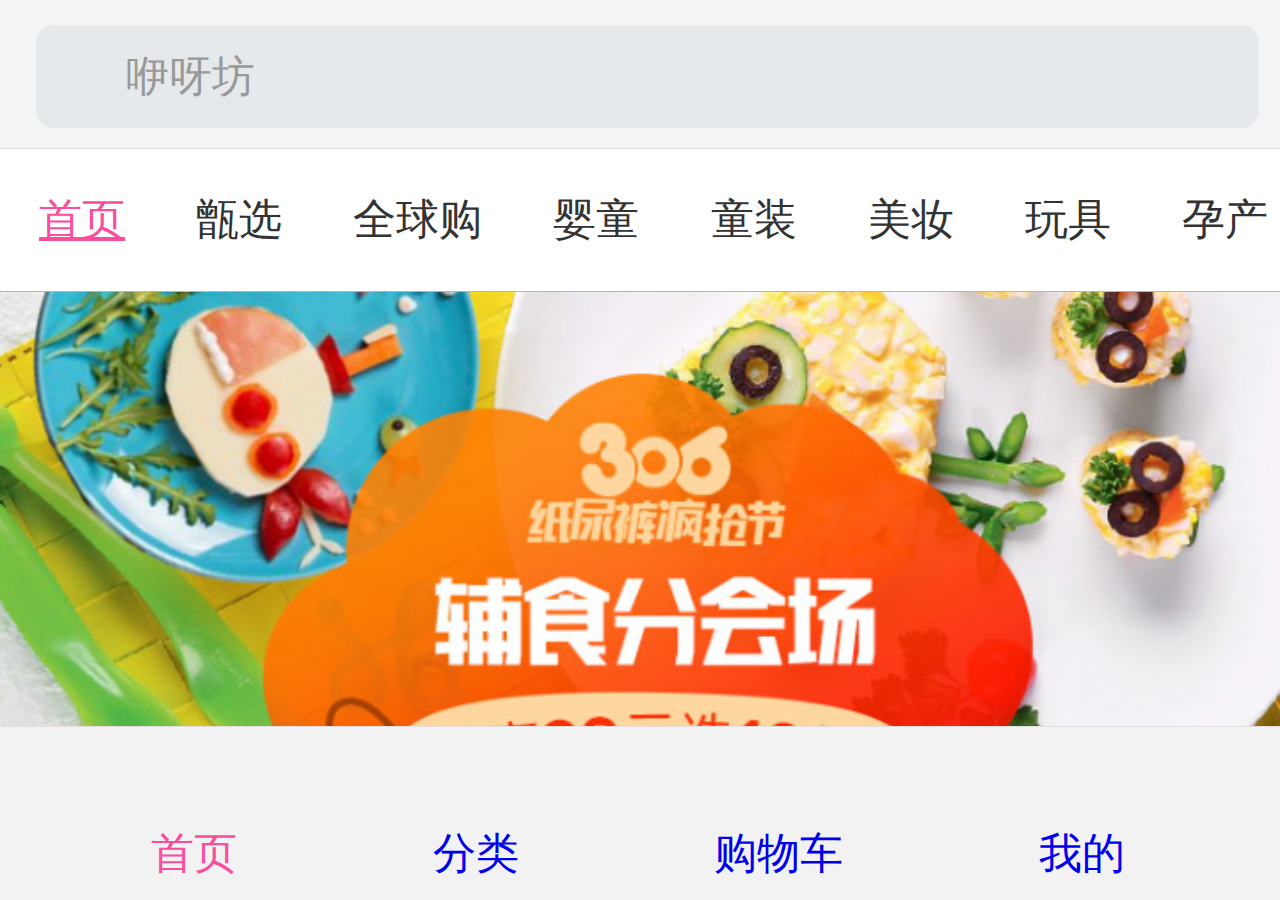
<file: index.html>
<!DOCTYPE html>
<html lang="en">
<head>
	<meta charset="UTF-8">
	 <meta name="viewport" content="width=device-width, user-scalable=no,initial-scale=1.0, maximum-scale=1.0, minimum-scale=1.0">
	<title>首页</title>
	<link rel="stylesheet" href="css/public.css">
	<link rel="stylesheet" href="css/index.css">
	<script src="js/rem.js"></script>
	<link rel="icon" href="img/logo.png" type="image/x-icon">
</head>
<body>
	<!-- 搜索框开始 -->
		<div class="search">
			<input type="text" placeholder=" &#xe627; 咿呀坊" value="" class="search_w">
		</div>
		<div class="search1">
			<div class="search1_1 search1_1_1">首页</div>
			<div class="search1_1">甑选</div>
			<div class="search1_1">全球购</div>
			<div class="search1_1">婴童</div>
			<div class="search1_1">童装</div>
			<div class="search1_1">美妆</div>
			<div class="search1_1">玩具</div>
			<div class="search1_1">孕产</div>
			<div class="search1_1">女装</div>
			<div class="search1_1">家居</div>
		</div>
	<!-- 搜索框结束 -->
	<!-- content开始 -->
		<div class="b_content">
			<div class="banner">
				<img src="img/014.png" alt="">
			</div>
			<div class="content">
				<div class="content_1">
					<div class="content_1_1">
						<div class="content_1_11">限时秒杀</div>
						<div class="content_1_12">包邮</div>
						<div class="content_1_13">更多秒杀 &gt;</div>
					</div>
					<div class="content_1_2">
						<div class="content_1_21">
							<div class="content_1_2img">
								<img src="img/001.png" alt="">
							</div>
							<div class="content_1_2word">
								<div class="content_1_2word1">春款彩棉分腿睡袋</div>
							</div>
							<div class="content_1_2price">
								￥49.9
							</div>
						</div>
						<div class="content_1_21">
							<div class="content_1_2img">
								<img src="img/001.png" alt="">
							</div>
							<div class="content_1_2word">
								<div class="content_1_2word1">春款彩棉分腿睡袋</div>
							</div>
							<div class="content_1_2price">
								￥49.9
							</div>
						</div>
						<div class="content_1_21">
							<div class="content_1_2img">
								<img src="img/001.png" alt="">
							</div>
							<div class="content_1_2word">
								<div class="content_1_2word1">春款彩棉分腿睡袋</div>
							</div>
							<div class="content_1_2price">
								￥49.9
							</div>
						</div>
						<div class="content_1_21">
							<div class="content_1_2img">
								<img src="img/001.png" alt="">
							</div>
							<div class="content_1_2word">
								<div class="content_1_2word1">春款彩棉分腿睡袋</div>
							</div>
							<div class="content_1_2price">
								￥49.9
							</div>
						</div>
						<div class="content_1_21">
							<div class="content_1_2img">
								<img src="img/001.png" alt="">
							</div>
							<div class="content_1_2word">
								<div class="content_1_2word1">春款彩棉分腿睡袋</div>
							</div>
							<div class="content_1_2price">
								￥49.9
							</div>
						</div>
					</div>
				</div>
				<div class="content_2">
					<div class="content_2_1">
						<div class="content_2_11"></div>
						<div class="content_2_12">给孩子买放心</div>
					</div>
					<div class="content_2_2">
						<div class="content_2_2left">
							<img src="img/002.png" alt="">
						</div>
						<div class="content_2_2right">
							<div class="content_2_r1">
								<img src="img/003.png" alt="">
							</div>
							<div class="content_2_r1 content_2_r2">
								<img src="img/003.png" alt="">
							</div>
							<div class="content_2_r1 content_2_r3">
								<img src="img/003.png" alt="">
							</div>
							<div class="content_2_r1 content_2_r2 content_2_r3">
								<img src="img/003.png" alt="">
							</div>
						</div>
					</div>
				</div>
				<div class="content_3">
					<div class="content_2_1">
						<div class="content_2_11"></div>
						<div class="content_2_12">给孩子买放心</div>
					</div>
					<div class="content_1_2">
						<div class="content_1_21">
							<div class="content_1_2img">
								<img src="img/001.png" alt="">
							</div>
							<div class="content_1_2word">
								<div class="content_1_2word1">春款彩棉分腿睡袋</div>
							</div>
							<div class="content_1_2price">
								￥49.9
							</div>
						</div>
						<div class="content_1_21">
							<div class="content_1_2img">
								<img src="img/001.png" alt="">
							</div>
							<div class="content_1_2word">
								<div class="content_1_2word1">春款彩棉分腿睡袋</div>
							</div>
							<div class="content_1_2price">
								￥49.9
							</div>
						</div>
						<div class="content_1_21">
							<div class="content_1_2img">
								<img src="img/001.png" alt="">
							</div>
							<div class="content_1_2word">
								<div class="content_1_2word1">春款彩棉分腿睡袋</div>
							</div>
							<div class="content_1_2price">
								￥49.9
							</div>
						</div>
						<div class="content_1_21">
							<div class="content_1_2img">
								<img src="img/001.png" alt="">
							</div>
							<div class="content_1_2word">
								<div class="content_1_2word1">春款彩棉分腿睡袋</div>
							</div>
							<div class="content_1_2price">
								￥49.9
							</div>
						</div>
						<div class="content_1_21">
							<div class="content_1_2img">
								<img src="img/001.png" alt="">
							</div>
							<div class="content_1_2word">
								<div class="content_1_2word1">春款彩棉分腿睡袋</div>
							</div>
							<div class="content_1_2price">
								￥49.9
							</div>
						</div>
					</div>
					<div class="content_1_2">
						<div class="content_1_21">
							<div class="content_1_2img">
								<img src="img/001.png" alt="">
							</div>
							<div class="content_1_2word">
								<div class="content_1_2word1">春款彩棉分腿睡袋</div>
							</div>
							<div class="content_1_2price">
								￥49.9
							</div>
						</div>
						<div class="content_1_21">
							<div class="content_1_2img">
								<img src="img/001.png" alt="">
							</div>
							<div class="content_1_2word">
								<div class="content_1_2word1">春款彩棉分腿睡袋</div>
							</div>
							<div class="content_1_2price">
								￥49.9
							</div>
						</div>
						<div class="content_1_21">
							<div class="content_1_2img">
								<img src="img/001.png" alt="">
							</div>
							<div class="content_1_2word">
								<div class="content_1_2word1">春款彩棉分腿睡袋</div>
							</div>
							<div class="content_1_2price">
								￥49.9
							</div>
						</div>
						<div class="content_1_21">
							<div class="content_1_2img">
								<img src="img/001.png" alt="">
							</div>
							<div class="content_1_2word">
								<div class="content_1_2word1">春款彩棉分腿睡袋</div>
							</div>
							<div class="content_1_2price">
								￥49.9
							</div>
						</div>
						<div class="content_1_21">
							<div class="content_1_2img">
								<img src="img/001.png" alt="">
							</div>
							<div class="content_1_2word">
								<div class="content_1_2word1">春款彩棉分腿睡袋</div>
							</div>
							<div class="content_1_2price">
								￥49.9
							</div>
						</div>
					</div>
					<div class="content_3_2">更多好货，等你来抢 &gt;</div>
					<div class="content_3_3">
						<div class="content_3_31">
							<img src="img/004.png" alt="">
						</div>
					</div>
				</div>
				<div class="content_4">
					<div class="content_4_1"></div>
					<div class="content_4_2">
						<img src="img/007.png" alt="">
					</div>
					<div class="content_1_2">
						<div class="content_1_21">
							<div class="content_1_2img">
								<img src="img/001.png" alt="">
							</div>
							<div class="content_1_2word">
								<div class="content_1_2word1">春款彩棉分腿睡袋</div>
							</div>
							<div class="content_1_2price">
								￥49.9
							</div>
						</div>
						<div class="content_1_21">
							<div class="content_1_2img">
								<img src="img/001.png" alt="">
							</div>
							<div class="content_1_2word">
								<div class="content_1_2word1">春款彩棉分腿睡袋</div>
							</div>
							<div class="content_1_2price">
								￥49.9
							</div>
						</div>
						<div class="content_1_21">
							<div class="content_1_2img">
								<img src="img/001.png" alt="">
							</div>
							<div class="content_1_2word">
								<div class="content_1_2word1">春款彩棉分腿睡袋</div>
							</div>
							<div class="content_1_2price">
								￥49.9
							</div>
						</div>
						<div class="content_1_21">
							<div class="content_1_2img">
								<img src="img/001.png" alt="">
							</div>
							<div class="content_1_2word">
								<div class="content_1_2word1">春款彩棉分腿睡袋</div>
							</div>
							<div class="content_1_2price">
								￥49.9
							</div>
						</div>
						<div class="content_1_21">
							<div class="content_1_2img">
								<img src="img/001.png" alt="">
							</div>
							<div class="content_1_2word">
								<div class="content_1_2word1">春款彩棉分腿睡袋</div>
							</div>
							<div class="content_1_2price">
								￥49.9
							</div>
						</div>
					</div>
				</div>
				<div class="content_4">
					<div class="content_4_1"></div>
					<div class="content_4_2">
						<img src="img/006.png" alt="">
					</div>
					<div class="content_1_2">
						<div class="content_1_21">
							<div class="content_1_2img">
								<img src="img/001.png" alt="">
							</div>
							<div class="content_1_2word">
								<div class="content_1_2word1">春款彩棉分腿睡袋</div>
							</div>
							<div class="content_1_2price">
								￥49.9
							</div>
						</div>
						<div class="content_1_21">
							<div class="content_1_2img">
								<img src="img/001.png" alt="">
							</div>
							<div class="content_1_2word">
								<div class="content_1_2word1">春款彩棉分腿睡袋</div>
							</div>
							<div class="content_1_2price">
								￥49.9
							</div>
						</div>
						<div class="content_1_21">
							<div class="content_1_2img">
								<img src="img/001.png" alt="">
							</div>
							<div class="content_1_2word">
								<div class="content_1_2word1">春款彩棉分腿睡袋</div>
							</div>
							<div class="content_1_2price">
								￥49.9
							</div>
						</div>
						<div class="content_1_21">
							<div class="content_1_2img">
								<img src="img/001.png" alt="">
							</div>
							<div class="content_1_2word">
								<div class="content_1_2word1">春款彩棉分腿睡袋</div>
							</div>
							<div class="content_1_2price">
								￥49.9
							</div>
						</div>
						<div class="content_1_21">
							<div class="content_1_2img">
								<img src="img/001.png" alt="">
							</div>
							<div class="content_1_2word">
								<div class="content_1_2word1">春款彩棉分腿睡袋</div>
							</div>
							<div class="content_1_2price">
								￥49.9
							</div>
						</div>
					</div>
				</div>
			</div>
		</div>
	<!-- content结束 -->
	<!-- bottom开始 -->
		<div class="car_footer">
			<div class="bottom_1">
				<div class="bottom_2  bottom_2_tubiao1">
					<div class="bottom_2_tubiao">&#xe699;</div>
					<div class="bottom_2_word">首页</div>
				</div>
				<div class="bottom_2">
					<div class="bottom_2_tubiao">&#xe66b;</div>
					<div class="bottom_2_word"><a href="kinds.html">分类</a></div>
				</div>
				<div class="bottom_2">
					<div class="bottom_2_tubiao">&#xe618;</div>
					<div class="bottom_2_word"><a href="gouwuche.html">购物车</a></div>
				</div>
				<div class="bottom_2 bottom_3">
					<div class="bottom_2_tubiao">&#xe606;</div>
					<div class="bottom_2_word"><a href="my.html">我的</a></div>
				</div>
			</div>
		</div>
	<!-- bottom结束 -->
</body>
</html>
</file>
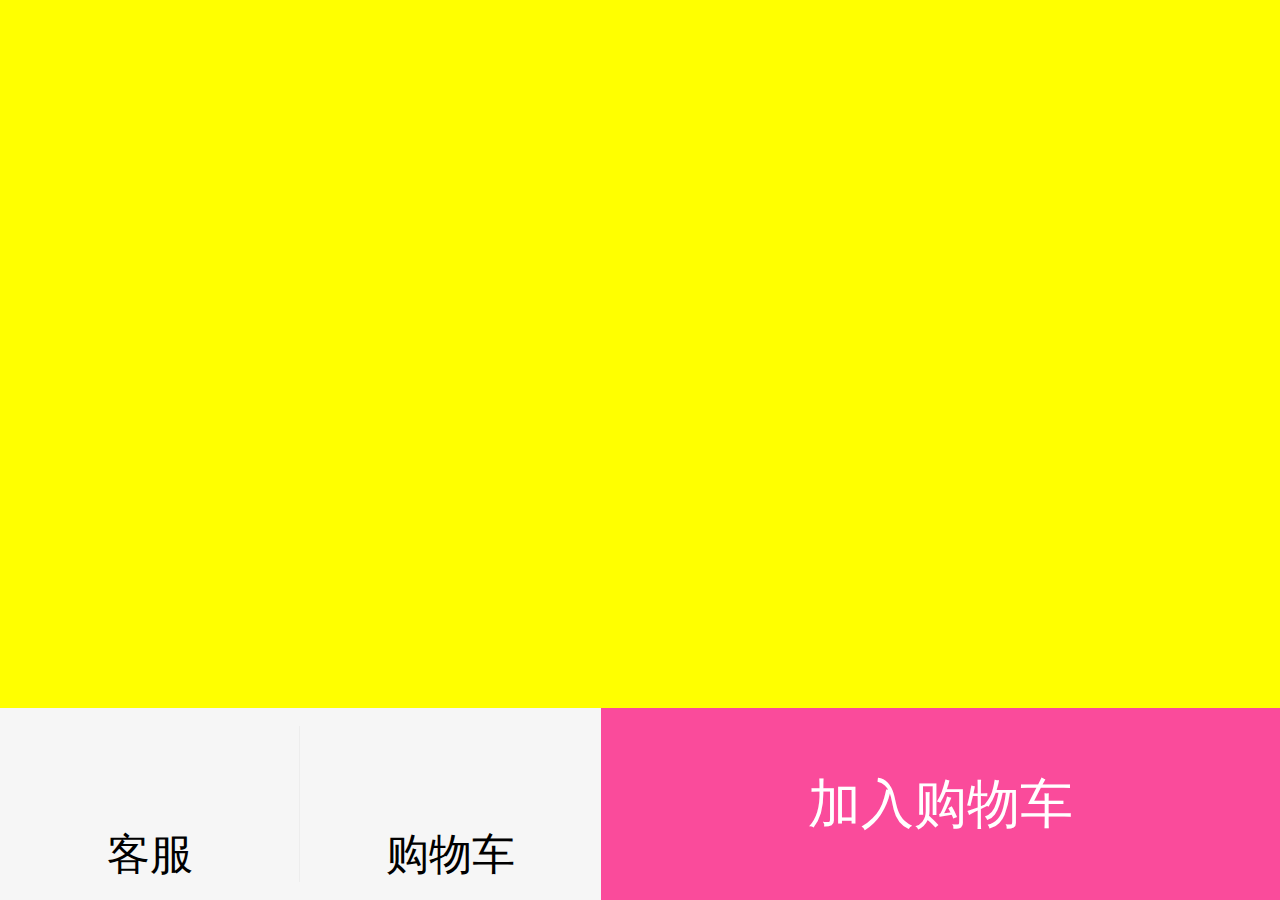
<file: goodsAll.html>
<!DOCTYPE html>
<html lang="en">
<head>
    <meta charset="UTF-8">
    <meta name="viewport" content="width=device-width, user-scalable=no,initial-scale=1.0, maximum-scale=1.0, minimum-scale=1.0">
    <title>商品详情</title>
    <link rel="stylesheet" href="css/public.css">
    <link rel="stylesheet" href="css/index.css">
    <script src="js/rem.js"></script>
    <link rel="icon" href="img/logo.png" type="image/x-icon">
</head>
<body>
    <!--<div class="goodsAll"></div>-->
    <div class="goodsAll_content">
        <div class="goodsAll_content_banner"></div>
        <div class="goodsAll_content_word1">
            <span>戴维贝拉 dave&&balla 2018春季新款宝宝套装 男童休闲绅士风套装DB6960</span>
        </div>
        <div class="goodsAll_content_word2">
            <div class="goodsAll_dollors1">￥199</div>
            <div class="goodsAll_dollors2">￥438</div>
            <div class="goodsAll_dollors3">包邮</div>
        </div>
        <div class="goodsAll_content_word3">
            <span>男宝宝休闲绅士风 两件套  小小绅士  帅气精致  领口蝴蝶结  可脱卸哦  裤子12M-3T可开档</span>
        </div>
        <div class="goodsAll_content_word4">
            <div class="goodsAllContent_word4_1">
                <div class="goodsAllContent_word4_11"></div>
                <div class="goodsAllContent_word4_12">七天放心退</div>
            </div>
            <div class="goodsAllContent_word4_1">
                <div class="goodsAllContent_word4_11"></div>
                <div class="goodsAllContent_word4_12">花呗分期</div>
            </div>
            <div class="goodsAllContent_word4_1">
                <div class="goodsAllContent_word4_11"></div>
                <div class="goodsAllContent_word4_12">假一赔十</div>
            </div>
            <div class="goodsAllContent_word4_2">
                <div class="goodsAllContent_word4_21"></div>
                <div class="goodsAllContent_word4_21"></div>
                <div class="goodsAllContent_word4_21"></div>
            </div>
        </div>
        <div class="goodsAll_content_word5">
            <div class="goodsAll_content_word51">选择</div>
            <div class="goodsAll_content_word52">可选   规格</div>
            <div class="goodsAllContent_word4_3">
                <div class="goodsAllContent_word4_21"></div>
                <div class="goodsAllContent_word4_21"></div>
                <div class="goodsAllContent_word4_21"></div>
            </div>
        </div>
        <div class="goodsAll_content_container">
            <div class="goodsAllContainer_item1"></div>
            <div class="goodsAllContainer_item2">
                <div class="goodsAllContainer_item21">
                    <div class="goodsAllContainer_item21_img"></div>
                    <div class="goodsAllContainer_item21_word">
                        戴维贝拉 dave&&balla 2018春季新款宝宝套装 男童休闲绅士风套装DB6960
                    </div>
                    <div class="goodsAllContainer_item21_price">
                        <div class="goodsAllContainer_item21_price1">￥199</div>
                        <div class="goodsAllContainer_item21_price2">￥438</div>
                    </div>
                </div>
                <div class="goodsAllContainer_item21">
                    <div class="goodsAllContainer_item21_img"></div>
                    <div class="goodsAllContainer_item21_word">
                        戴维贝拉 dave&&balla 2018春季新款宝宝套装 男童休闲绅士风套装DB6960
                    </div>
                    <div class="goodsAllContainer_item21_price">
                        <div class="goodsAllContainer_item21_price1">￥199</div>
                        <div class="goodsAllContainer_item21_price2">￥438</div>
                    </div>
                </div>
                <div class="goodsAllContainer_item21">
                    <div class="goodsAllContainer_item21_img"></div>
                    <div class="goodsAllContainer_item21_word">
                        戴维贝拉 dave&&balla 2018春季新款宝宝套装 男童休闲绅士风套装DB6960
                    </div>
                    <div class="goodsAllContainer_item21_price">
                        <div class="goodsAllContainer_item21_price1">￥199</div>
                        <div class="goodsAllContainer_item21_price2">￥438</div>
                    </div>
                </div>
                <div class="goodsAllContainer_item21">
                    <div class="goodsAllContainer_item21_img"></div>
                    <div class="goodsAllContainer_item21_word">
                        戴维贝拉 dave&&balla 2018春季新款宝宝套装 男童休闲绅士风套装DB6960
                    </div>
                    <div class="goodsAllContainer_item21_price">
                        <div class="goodsAllContainer_item21_price1">￥199</div>
                        <div class="goodsAllContainer_item21_price2">￥438</div>
                    </div>
                </div>
                <div class="goodsAllContainer_item21">
                    <div class="goodsAllContainer_item21_img"></div>
                    <div class="goodsAllContainer_item21_word">
                        戴维贝拉 dave&&balla 2018春季新款宝宝套装 男童休闲绅士风套装DB6960
                    </div>
                    <div class="goodsAllContainer_item21_price">
                        <div class="goodsAllContainer_item21_price1">￥199</div>
                        <div class="goodsAllContainer_item21_price2">￥438</div>
                    </div>
                </div>
                <div class="goodsAllContainer_item21">
                    <div class="goodsAllContainer_item21_img"></div>
                    <div class="goodsAllContainer_item21_word">
                        戴维贝拉 dave&&balla 2018春季新款宝宝套装 男童休闲绅士风套装DB6960
                    </div>
                    <div class="goodsAllContainer_item21_price">
                        <div class="goodsAllContainer_item21_price1">￥199</div>
                        <div class="goodsAllContainer_item21_price2">￥438</div>
                    </div>
                </div>
            </div>
        </div>
        <div class="goodsAll_content_detail">
            <div class="goodsAllContent_detail_1">
                继续上拉查看图文详情
            </div>
            <div class="goodsAllContent_detail_2">
                <img src="img/goods/001.jpg" alt="" class="goodsImg1">
                <img src="img/goods/002.jpg" alt="" class="goodsImg2">
                <img src="img/goods/003.jpg" alt="" class="goodsImg3">
                <img src="img/goods/004.jpg" alt="" class="goodsImg4">
                <img src="img/goods/005.jpg" alt="" class="goodsImg4">
                <img src="img/goods/006.jpg" alt="" class="goodsImg7">
                <img src="img/goods/007.jpg" alt="" class="goodsImg7">
                <img src="img/goods/008.jpg" alt="" class="goodsImg3">
                <img src="img/goods/009.jpg" alt="" class="goodsImg1">
                <img src="img/goods/0010.jpg" alt="" class="goodsImg1">
            </div>
        </div>
        <div class="car_content2">
            <div class="car_content2_1">
                <div class="car_content2_love">❤<span>猜你喜欢</span></div>
                <div class="car_content2_bottom">
                    <div class="car_content2_left">
                        <div class="car_content2_left1">
                            <img src="img/009.png" alt="">
                        </div>
                        <div class="car_content2_left2">
                            寇丝 收纳柜宝宝衣柜婴儿收纳箱储物塑料简易衣柜整理收纳收纳箱储物塑料简易衣
                        </div>
                        <div class="car_content2_left3">
                            <div class="car_content2_price1">
                                ￥129
                            </div>
                            <div class="car_content2_pingjia">
                                99%好评
                            </div>
                            <div class="car_content2_yuan">&#xe618;</div>
                        </div>
                    </div>
                    <div class="car_content2_left car_content2_margin">
                        <div class="car_content2_left1">
                            <img src="img/009.png" alt="">
                        </div>
                        <div class="car_content2_left2">
                            寇丝 收纳柜宝宝衣柜婴儿收纳箱储物塑料简易衣柜整理收纳收纳箱储物塑料简易衣
                        </div>
                        <div class="car_content2_left3">
                            <div class="car_content2_price1">
                                ￥129
                            </div>
                            <div class="car_content2_pingjia">
                                99%好评
                            </div>
                            <div class="car_content2_yuan">&#xe618;</div>
                        </div>
                    </div>

                    <div class="car_content2_left">
                        <div class="car_content2_left1">
                            <img src="img/009.png" alt="">
                        </div>
                        <div class="car_content2_left2">
                            寇丝 收纳柜宝宝衣柜婴儿收纳箱储物塑料简易衣柜整理收纳收纳箱储物塑料简易衣
                        </div>
                        <div class="car_content2_left3">
                            <div class="car_content2_price1">
                                ￥129
                            </div>
                            <div class="car_content2_pingjia">
                                99%好评
                            </div>
                            <div class="car_content2_yuan">&#xe618;</div>
                        </div>
                    </div>
                    <div class="car_content2_left car_content2_margin">
                        <div class="car_content2_left1">
                            <img src="img/009.png" alt="">
                        </div>
                        <div class="car_content2_left2">
                            寇丝 收纳柜宝宝衣柜婴儿收纳箱储物塑料简易衣柜整理收纳收纳箱储物塑料简易衣
                        </div>
                        <div class="car_content2_left3">
                            <div class="car_content2_price1">
                                ￥129
                            </div>
                            <div class="car_content2_pingjia">
                                99%好评
                            </div>
                            <div class="car_content2_yuan">&#xe618;</div>
                        </div>
                    </div>

                    <div class="car_content2_left">
                        <div class="car_content2_left1">
                            <img src="img/009.png" alt="">
                        </div>
                        <div class="car_content2_left2">
                            寇丝 收纳柜宝宝衣柜婴儿收纳箱储物塑料简易衣柜整理收纳收纳箱储物塑料简易衣
                        </div>
                        <div class="car_content2_left3">
                            <div class="car_content2_price1">
                                ￥129
                            </div>
                            <div class="car_content2_pingjia">
                                99%好评
                            </div>
                            <div class="car_content2_yuan">&#xe618;</div>
                        </div>
                    </div>
                    <div class="car_content2_left car_content2_margin">
                        <div class="car_content2_left1">
                            <img src="img/009.png" alt="">
                        </div>
                        <div class="car_content2_left2">
                            寇丝 收纳柜宝宝衣柜婴儿收纳箱储物塑料简易衣柜整理收纳收纳箱储物塑料简易衣
                        </div>
                        <div class="car_content2_left3">
                            <div class="car_content2_price1">
                                ￥129
                            </div>
                            <div class="car_content2_pingjia">
                                99%好评
                            </div>
                            <div class="car_content2_yuan">&#xe618;</div>
                        </div>
                    </div>

                    <div class="car_content2_left car_content2_top">
                        <div class="car_content2_left1">
                            <img src="img/009.png" alt="">
                        </div>
                        <div class="car_content2_left2">
                            寇丝 收纳柜宝宝衣柜婴儿收纳箱储物塑料简易衣柜整理收纳收纳箱储物塑料简易衣
                        </div>
                        <div class="car_content2_left3">
                            <div class="car_content2_price1">
                                ￥129
                            </div>
                            <div class="car_content2_pingjia">
                                99%好评
                            </div>
                            <div class="car_content2_yuan">&#xe618;</div>
                        </div>
                    </div>
                    <div class="car_content2_left car_content2_margin car_content2_top">
                        <div class="car_content2_left1">
                            <img src="img/009.png" alt="">
                        </div>
                        <div class="car_content2_left2">
                            寇丝 收纳柜宝宝衣柜婴儿收纳箱储物塑料简易衣柜整理收纳收纳箱储物塑料简易衣
                        </div>
                        <div class="car_content2_left3">
                            <div class="car_content2_price1">
                                ￥129
                            </div>
                            <div class="car_content2_pingjia">
                                99%好评
                            </div>
                            <div class="car_content2_yuan">&#xe618;</div>
                        </div>
                    </div>
                </div>
            </div>
        </div>
    </div>
    <div class="goodsAll_bottom">
        <div class="goodsAll_bottom_left goodsAll_bottom_border">
            <div class="goodsAllBottom_left_1">&#xe617;</div>
            <div class="goodsAllBottom_left_2">客服</div>
        </div>
        <div class="goodsAll_bottom_left">
            <div class="goodsAllBottom_left_1">&#xe618;</div>
            <div class="goodsAllBottom_left_2">购物车</div>
        </div>
        <div class="goodsAll_bottom_right">加入购物车</div>
    </div>
</body>
</html>
</file>
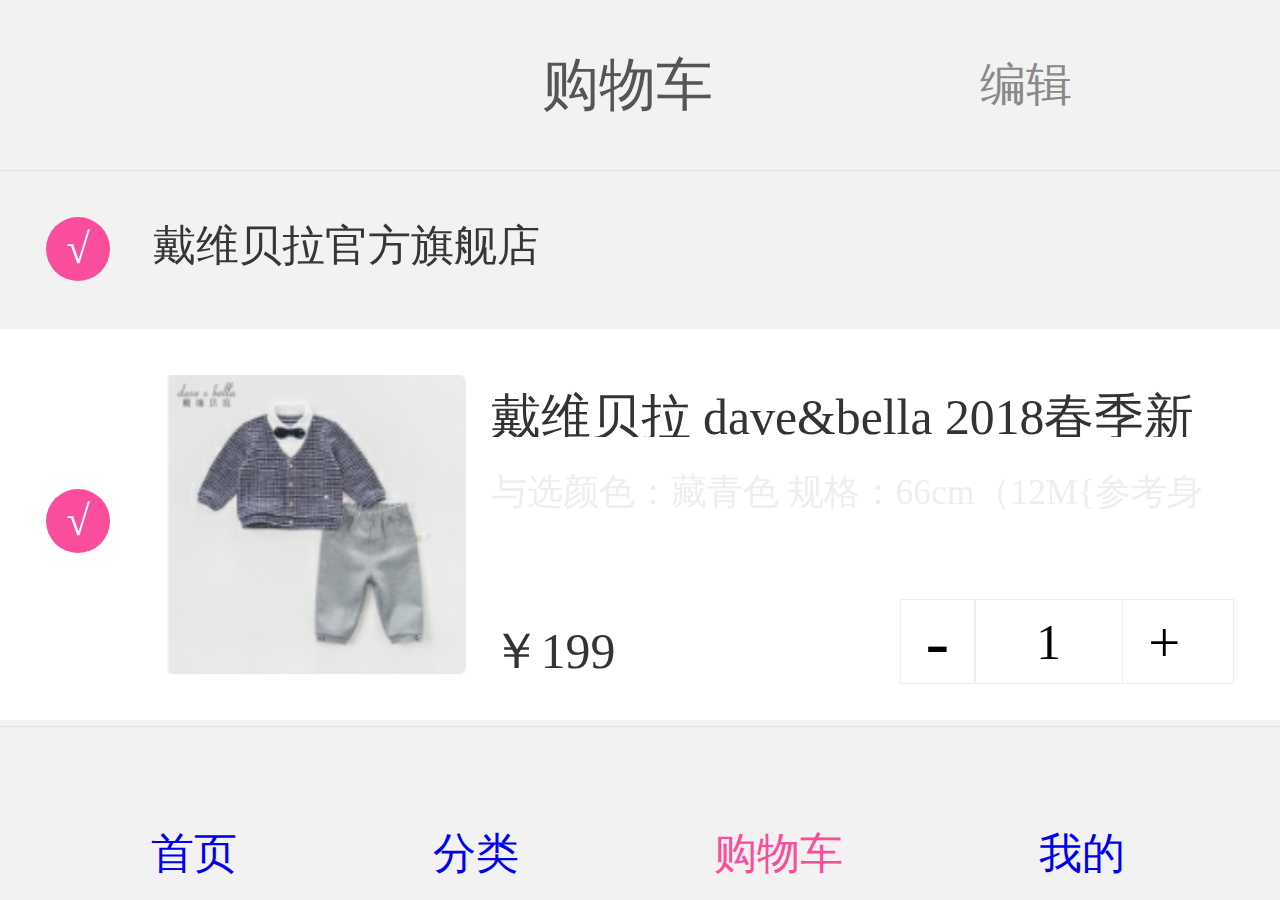
<file: gouwuche.html>
<!DOCTYPE html>
<html lang="en">
<head>
	<meta charset="UTF-8">
	 <meta name="viewport" content="width=device-width, user-scalable=no,initial-scale=1.0, maximum-scale=1.0, minimum-scale=1.0">
	<title>购物车</title>
	<link rel="stylesheet" href="css/public.css">
	<link rel="stylesheet" href="css/index.css">
	<script src="js/rem.js"></script>
	<link rel="icon" href="img/logo.png" type="image/x-icon">
</head>
<body>
	<div class="car_header">
		<div class="car_header_1">购物车</div>
		<div class="car_header_2">编辑</div>
		<div class="car_header_3">&#xe67e;</div>
	</div>
	<div class="car_content">
		<div class="car_content1">
			<div class="car_content1_1">
				<div class="car_content1_1top">
					<div class="car_content1_1left">√</div>
					<div class="car_content1_1right">
						戴维贝拉官方旗舰店
					</div>
				</div>
				<div class="car_con1_1bottom">
					<div class="car_con1_1b1">√</div>
					<div class="car_con1_1b2">
						<div class="car_con1_cloth">
							<img src="img/008.png" alt="">
						</div>
						<div class="car_con1_item">
							<div class="car_c_item1">
								戴维贝拉 dave&bella 2018春季新款
							</div>
							<div class="car_c_item2">
								与选颜色：藏青色 规格：66cm（12M{参考身高60厘米左右的儿童}
							</div>
							<div class="car_c_item3">
								<div class="car_c_price">￥199</div>
								<div class="car_c_add">
									<div class="car_c_add1">-</div>
									<div class="car_c_add2"></div>
									<div class="car_c_add3">1</div>
									<div class="car_c_add4"></div>
									<div class="car_c_add5">+</div>
								</div>
							</div>
						</div>
					</div>
				</div>
			</div>
			<div class="car_content1_1">
				<div class="car_content1_1top">
					<div class="car_content1_1left">√</div>
					<div class="car_content1_1right">
						戴维贝拉官方旗舰店
					</div>
				</div>
				<div class="car_con1_1bottom">
					<div class="car_con1_1b1">√</div>
					<div class="car_con1_1b2">
						<div class="car_con1_cloth">
							<img src="img/008.png" alt="">
						</div>
						<div class="car_con1_item">
							<div class="car_c_item1">
								戴维贝拉 dave&bella 2018春季新款
							</div>
							<div class="car_c_item2">
								与选颜色：藏青色 规格：66cm（12M{参考身高60厘米左右的儿童}
							</div>
							<div class="car_c_item3">
								<div class="car_c_price">￥199</div>
								<div class="car_c_add">
									<div class="car_c_add1">-</div>
									<div class="car_c_add2"></div>
									<div class="car_c_add3">1</div>
									<div class="car_c_add4"></div>
									<div class="car_c_add5">+</div>
								</div>
							</div>
						</div>
					</div>
				</div>
			</div>
			<div class="car_content1_1">
				<div class="car_content1_1top">
					<div class="car_content1_1left">√</div>
					<div class="car_content1_1right">
						戴维贝拉官方旗舰店
					</div>
				</div>
				<div class="car_con1_1bottom">
					<div class="car_con1_1b1">√</div>
					<div class="car_con1_1b2">
						<div class="car_con1_cloth">
							<img src="img/008.png" alt="">
						</div>
						<div class="car_con1_item">
							<div class="car_c_item1">
								戴维贝拉 dave&bella 2018春季新款
							</div>
							<div class="car_c_item2">
								与选颜色：藏青色 规格：66cm（12M{参考身高60厘米左右的儿童}
							</div>
							<div class="car_c_item3">
								<div class="car_c_price">￥199</div>
								<div class="car_c_add">
									<div class="car_c_add1">-</div>
									<div class="car_c_add2"></div>
									<div class="car_c_add3">1</div>
									<div class="car_c_add4"></div>
									<div class="car_c_add5">+</div>
								</div>
							</div>
						</div>
					</div>
				</div>
			</div>
		</div>
		<div class="car_content2">
			<div class="car_content2_1">
				<div class="car_content2_love">❤<span>猜你喜欢</span></div>
				<div class="car_content2_bottom">
					<div class="car_content2_left">
						<div class="car_content2_left1">
							<img src="img/009.png" alt="">
						</div>
						<div class="car_content2_left2">
							寇丝 收纳柜宝宝衣柜婴儿收纳箱储物塑料简易衣柜整理收纳收纳箱储物塑料简易衣
						</div>
						<div class="car_content2_left3">
							<div class="car_content2_price1">
								￥129
							</div>
							<div class="car_content2_pingjia">
								99%好评
							</div>
							<div class="car_content2_yuan">&#xe618;</div>
						</div>
					</div>
					<div class="car_content2_left car_content2_margin">
						<div class="car_content2_left1">
							<img src="img/009.png" alt="">
						</div>
						<div class="car_content2_left2">
							寇丝 收纳柜宝宝衣柜婴儿收纳箱储物塑料简易衣柜整理收纳收纳箱储物塑料简易衣
						</div>
						<div class="car_content2_left3">
							<div class="car_content2_price1">
								￥129
							</div>
							<div class="car_content2_pingjia">
								99%好评
							</div>
							<div class="car_content2_yuan">&#xe618;</div>
						</div>
					</div>

					<div class="car_content2_left car_content2_top">
						<div class="car_content2_left1">
							<img src="img/009.png" alt="">
						</div>
						<div class="car_content2_left2">
							寇丝 收纳柜宝宝衣柜婴儿收纳箱储物塑料简易衣柜整理收纳收纳箱储物塑料简易衣
						</div>
						<div class="car_content2_left3">
							<div class="car_content2_price1">
								￥129
							</div>
							<div class="car_content2_pingjia">
								99%好评
							</div>
							<div class="car_content2_yuan">&#xe618;</div>
						</div>
					</div>
					<div class="car_content2_left car_content2_margin car_content2_top">
						<div class="car_content2_left1">
							<img src="img/009.png" alt="">
						</div>
						<div class="car_content2_left2">
							寇丝 收纳柜宝宝衣柜婴儿收纳箱储物塑料简易衣柜整理收纳收纳箱储物塑料简易衣
						</div>
						<div class="car_content2_left3">
							<div class="car_content2_price1">
								￥129
							</div>
							<div class="car_content2_pingjia">
								99%好评
							</div>
							<div class="car_content2_yuan">&#xe618;</div>
						</div>
					</div>
				</div>
			</div>
		</div>
	</div>
	<div class="car_footer">
		<div class="bottom_1">
				<div class="bottom_2">
					<div class="bottom_2_tubiao">&#xe699;</div>
					<div class="bottom_2_word"><a href="index.html">首页</a></div>
				</div>
				<div class="bottom_2">
					<div class="bottom_2_tubiao">&#xe66b;</div>
					<div class="bottom_2_word"><a href="kinds.html">分类</a></div>
				</div>
				<div class="bottom_2 bottom_2_tubiao1">
					<div class="bottom_2_tubiao">&#xe618;</div>
					<div class="bottom_2_word">购物车</div>
				</div>
				<div class="bottom_2 bottom_3">
					<div class="bottom_2_tubiao">&#xe606;</div>
					<div class="bottom_2_word"><a href="my.html">我的</a></div>
				</div>
			</div>
	</div>
</body>
</html>
</file>
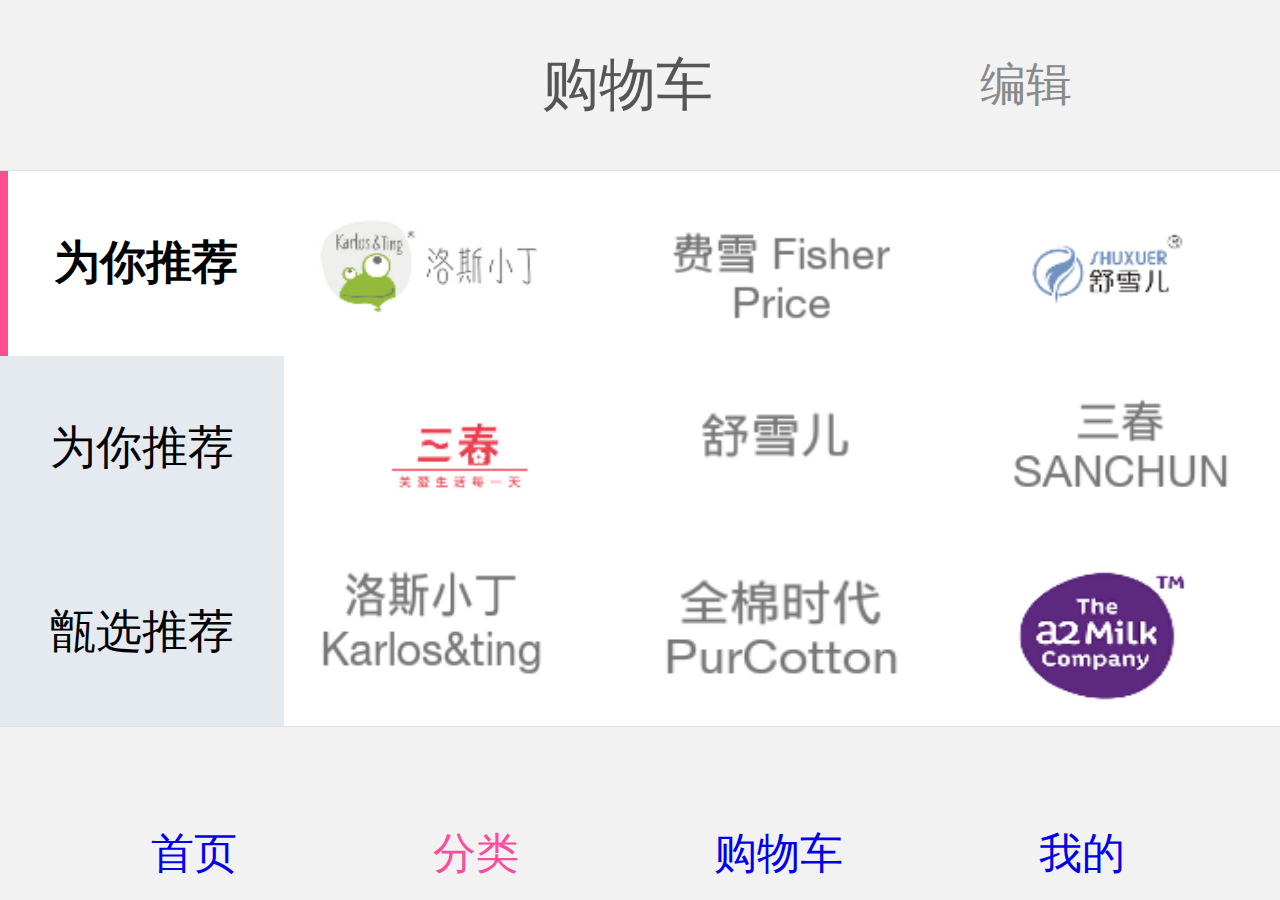
<file: kinds.html>
<!DOCTYPE html>
<html lang="en">
<head>
	<meta charset="UTF-8">
	 <meta name="viewport" content="width=device-width, user-scalable=no,initial-scale=1.0, maximum-scale=1.0, minimum-scale=1.0">
	<title>分类</title>
	<link rel="stylesheet" href="css/public.css">
	<link rel="stylesheet" href="css/index.css">
	<script src="js/rem.js"></script>
	<link rel="icon" href="img/logo.png" type="image/x-icon">
</head>
<body>
	<div class="car_header">
		<div class="car_header_1">购物车</div>
		<div class="car_header_2">编辑</div>
		<div class="car_header_3">&#xe67e;</div>
	</div>
	<div class="kinds_content">
		<div class="kinds_content_1">
			<div class="kinds_content_kuang active">为你推荐</div>
			<div class="kinds_content_kuang">为你推荐</div>
			<div class="kinds_content_kuang">甑选推荐</div>
			<div class="kinds_content_kuang">应急热销</div>
			<div class="kinds_content_kuang">屁屁护理</div>
			<div class="kinds_content_kuang">宝宝奶粉</div>
			<div class="kinds_content_kuang">营养辅食</div>
			<div class="kinds_content_kuang">喂养用品</div>
			<div class="kinds_content_kuang">宝宝洗护</div>
			<div class="kinds_content_kuang">童装童鞋</div>
			<div class="kinds_content_kuang">玩具书籍</div>
			<div class="kinds_content_kuang">化妆美妆</div>
			<div class="kinds_content_kuang">生活用品</div>
			<div class="kinds_content_kuang">家具家居</div>
			<div class="kinds_content_kuang">宝宝代步</div>
		</div>
		<div class="kinds_content_itmes">
			<div class="kinds_content_2 active">
				<div class="kinds_content_2top">
					<div class="kinds_content_2img">
						<img src="img/010.png" alt="">
					</div>
					<div class="kinds_content_2img">
						<img src="img/032.png" alt="">
					</div>
					<div class="kinds_content_2img">
						<img src="img/021.png" alt="">
					</div>
				</div>
				<div class="kinds_content_2top">
					<div class="kinds_content_2img">
						<img src="img/022.png" alt="">
					</div>
					<div class="kinds_content_2img">
						<img src="img/023.png" alt="">
					</div>
					<div class="kinds_content_2img">
						<img src="img/024.png" alt="">
					</div>
				</div>
				<div class="kinds_content_2top">
					<div class="kinds_content_2img">
						<img src="img/025.png" alt="">
					</div>
					<div class="kinds_content_2img">
						<img src="img/026.png" alt="">
					</div>
					<div class="kinds_content_2img">
						<img src="img/027.png" alt="">
					</div>
				</div>
				<div class="kinds_content_2top">
					<div class="kinds_content_2img">
						<img src="img/028.png" alt="">
					</div>
					<div class="kinds_content_2img">
						<img src="img/029.png" alt="">
					</div>
					<div class="kinds_content_2img">
						<img src="img/030.png" alt="">
					</div>
				</div>
				<div class="kinds_content_2top">
					<div class="kinds_content_2img">
						<img src="img/031.png" alt="">
					</div>
					<div class="kinds_content_2img">
						<img src="img/032.png" alt="">
					</div>
					<div class="kinds_content_2img">
						<img src="img/028.png" alt="">
					</div>
				</div>
				<div class="kinds_content_2boottom">推荐分类</div>
				<div class="kinds_content_2footer">
					<div class="kinds_content_2con">
						<div class="kinds_con_2con1">
							<img src="img/011.png" alt="">
						</div>
						<div class="kinds_con_2con2">套装</div>
					</div>
					<div class="kinds_content_2con">
						<div class="kinds_con_2con1">
							<img src="img/011.png" alt="">
						</div>
						<div class="kinds_con_2con2">套装</div>
					</div>
					<div class="kinds_content_2con">
						<div class="kinds_con_2con1">
							<img src="img/011.png" alt="">
						</div>
						<div class="kinds_con_2con2">套装</div>
					</div>
					<div class="kinds_content_2con">
						<div class="kinds_con_2con1">
							<img src="img/011.png" alt="">
						</div>
						<div class="kinds_con_2con2">套装</div>
					</div>
					<div class="kinds_content_2con">
						<div class="kinds_con_2con1">
							<img src="img/011.png" alt="">
						</div>
						<div class="kinds_con_2con2">套装</div>
					</div>
					<div class="kinds_content_2con">
						<div class="kinds_con_2con1">
							<img src="img/011.png" alt="">
						</div>
						<div class="kinds_con_2con2">套装</div>
					</div>
					<div class="kinds_content_2con">
						<div class="kinds_con_2con1">
							<img src="img/011.png" alt="">
						</div>
						<div class="kinds_con_2con2">套装</div>
					</div>
					<div class="kinds_content_2con">
						<div class="kinds_con_2con1">
							<img src="img/011.png" alt="">
						</div>
						<div class="kinds_con_2con2">套装</div>
					</div>
				</div>
			</div>
			<div class="kinds_content_2">
				<div class="kinds_content_2top">
					<div class="kinds_content_2img">
						<img src="img/010.png" alt="">
					</div>
					<div class="kinds_content_2img">
						<img src="img/032.png" alt="">
					</div>
					<div class="kinds_content_2img">
						<img src="img/021.png" alt="">
					</div>
				</div>
				<div class="kinds_content_2top">
					<div class="kinds_content_2img">
						<img src="img/022.png" alt="">
					</div>
					<div class="kinds_content_2img">
						<img src="img/023.png" alt="">
					</div>
					<div class="kinds_content_2img">
						<img src="img/024.png" alt="">
					</div>
				</div>
				<div class="kinds_content_2top">
					<div class="kinds_content_2img">
						<img src="img/025.png" alt="">
					</div>
					<div class="kinds_content_2img">
						<img src="img/026.png" alt="">
					</div>
					<div class="kinds_content_2img">
						<img src="img/027.png" alt="">
					</div>
				</div>
				<div class="kinds_content_2top">
					<div class="kinds_content_2img">
						<img src="img/028.png" alt="">
					</div>
					<div class="kinds_content_2img">
						<img src="img/029.png" alt="">
					</div>
					<div class="kinds_content_2img">
						<img src="img/030.png" alt="">
					</div>
				</div>
				<div class="kinds_content_2top">
					<div class="kinds_content_2img">
						<img src="img/031.png" alt="">
					</div>
					<div class="kinds_content_2img">
						<img src="img/032.png" alt="">
					</div>
					<div class="kinds_content_2img">
						<img src="img/028.png" alt="">
					</div>
				</div>
				<div class="kinds_content_2boottom">推荐分类</div>
				<div class="kinds_content_2footer">
					<div class="kinds_content_2con">
						<div class="kinds_con_2con1">
							<img src="img/011.png" alt="">
						</div>
						<div class="kinds_con_2con2">嘻哈装</div>
					</div>
					<div class="kinds_content_2con">
						<div class="kinds_con_2con1">
							<img src="img/011.png" alt="">
						</div>
						<div class="kinds_con_2con2">套装</div>
					</div>
					<div class="kinds_content_2con">
						<div class="kinds_con_2con1">
							<img src="img/011.png" alt="">
						</div>
						<div class="kinds_con_2con2">套装</div>
					</div>
					<div class="kinds_content_2con">
						<div class="kinds_con_2con1">
							<img src="img/011.png" alt="">
						</div>
						<div class="kinds_con_2con2">套装</div>
					</div>
					<div class="kinds_content_2con">
						<div class="kinds_con_2con1">
							<img src="img/011.png" alt="">
						</div>
						<div class="kinds_con_2con2">套装</div>
					</div>
					<div class="kinds_content_2con">
						<div class="kinds_con_2con1">
							<img src="img/011.png" alt="">
						</div>
						<div class="kinds_con_2con2">套装</div>
					</div>
					<div class="kinds_content_2con">
						<div class="kinds_con_2con1">
							<img src="img/011.png" alt="">
						</div>
						<div class="kinds_con_2con2">套装</div>
					</div>
					<div class="kinds_content_2con">
						<div class="kinds_con_2con1">
							<img src="img/011.png" alt="">
						</div>
						<div class="kinds_con_2con2">套装</div>
					</div>
				</div>
			</div>
			<div class="kinds_content_2">
				<div class="kinds_content_2top">
					<div class="kinds_content_2img">
						<img src="img/010.png" alt="">
					</div>
					<div class="kinds_content_2img">
						<img src="img/032.png" alt="">
					</div>
					<div class="kinds_content_2img">
						<img src="img/021.png" alt="">
					</div>
				</div>
				<div class="kinds_content_2top">
					<div class="kinds_content_2img">
						<img src="img/022.png" alt="">
					</div>
					<div class="kinds_content_2img">
						<img src="img/023.png" alt="">
					</div>
					<div class="kinds_content_2img">
						<img src="img/024.png" alt="">
					</div>
				</div>
				<div class="kinds_content_2top">
					<div class="kinds_content_2img">
						<img src="img/025.png" alt="">
					</div>
					<div class="kinds_content_2img">
						<img src="img/026.png" alt="">
					</div>
					<div class="kinds_content_2img">
						<img src="img/027.png" alt="">
					</div>
				</div>
				<div class="kinds_content_2top">
					<div class="kinds_content_2img">
						<img src="img/028.png" alt="">
					</div>
					<div class="kinds_content_2img">
						<img src="img/029.png" alt="">
					</div>
					<div class="kinds_content_2img">
						<img src="img/030.png" alt="">
					</div>
				</div>
				<div class="kinds_content_2top">
					<div class="kinds_content_2img">
						<img src="img/031.png" alt="">
					</div>
					<div class="kinds_content_2img">
						<img src="img/032.png" alt="">
					</div>
					<div class="kinds_content_2img">
						<img src="img/028.png" alt="">
					</div>
				</div>
				<div class="kinds_content_2boottom">推荐分类</div>
				<div class="kinds_content_2footer">
					<div class="kinds_content_2con">
						<div class="kinds_con_2con1">
							<img src="img/011.png" alt="">
						</div>
						<div class="kinds_con_2con2">套装</div>
					</div>
					<div class="kinds_content_2con">
						<div class="kinds_con_2con1">
							<img src="img/011.png" alt="">
						</div>
						<div class="kinds_con_2con2">套装</div>
					</div>
					<div class="kinds_content_2con">
						<div class="kinds_con_2con1">
							<img src="img/011.png" alt="">
						</div>
						<div class="kinds_con_2con2">套装</div>
					</div>
					<div class="kinds_content_2con">
						<div class="kinds_con_2con1">
							<img src="img/011.png" alt="">
						</div>
						<div class="kinds_con_2con2">套装</div>
					</div>
					<div class="kinds_content_2con">
						<div class="kinds_con_2con1">
							<img src="img/011.png" alt="">
						</div>
						<div class="kinds_con_2con2">套装</div>
					</div>
					<div class="kinds_content_2con">
						<div class="kinds_con_2con1">
							<img src="img/011.png" alt="">
						</div>
						<div class="kinds_con_2con2">套装</div>
					</div>
					<div class="kinds_content_2con">
						<div class="kinds_con_2con1">
							<img src="img/011.png" alt="">
						</div>
						<div class="kinds_con_2con2">套装</div>
					</div>
					<div class="kinds_content_2con">
						<div class="kinds_con_2con1">
							<img src="img/011.png" alt="">
						</div>
						<div class="kinds_con_2con2">套装</div>
					</div>
				</div>
			</div>
			<div class="kinds_content_2">
				<div class="kinds_content_2top">
					<div class="kinds_content_2img">
						<img src="img/010.png" alt="">
					</div>
					<div class="kinds_content_2img">
						<img src="img/032.png" alt="">
					</div>
					<div class="kinds_content_2img">
						<img src="img/021.png" alt="">
					</div>
				</div>
				<div class="kinds_content_2top">
					<div class="kinds_content_2img">
						<img src="img/022.png" alt="">
					</div>
					<div class="kinds_content_2img">
						<img src="img/023.png" alt="">
					</div>
					<div class="kinds_content_2img">
						<img src="img/024.png" alt="">
					</div>
				</div>
				<div class="kinds_content_2top">
					<div class="kinds_content_2img">
						<img src="img/025.png" alt="">
					</div>
					<div class="kinds_content_2img">
						<img src="img/026.png" alt="">
					</div>
					<div class="kinds_content_2img">
						<img src="img/027.png" alt="">
					</div>
				</div>
				<div class="kinds_content_2top">
					<div class="kinds_content_2img">
						<img src="img/028.png" alt="">
					</div>
					<div class="kinds_content_2img">
						<img src="img/029.png" alt="">
					</div>
					<div class="kinds_content_2img">
						<img src="img/030.png" alt="">
					</div>
				</div>
				<div class="kinds_content_2top">
					<div class="kinds_content_2img">
						<img src="img/031.png" alt="">
					</div>
					<div class="kinds_content_2img">
						<img src="img/032.png" alt="">
					</div>
					<div class="kinds_content_2img">
						<img src="img/028.png" alt="">
					</div>
				</div>
				<div class="kinds_content_2boottom">推荐分类</div>
				<div class="kinds_content_2footer">
					<div class="kinds_content_2con">
						<div class="kinds_con_2con1">
							<img src="img/011.png" alt="">
						</div>
						<div class="kinds_con_2con2">套装</div>
					</div>
					<div class="kinds_content_2con">
						<div class="kinds_con_2con1">
							<img src="img/011.png" alt="">
						</div>
						<div class="kinds_con_2con2">套装</div>
					</div>
					<div class="kinds_content_2con">
						<div class="kinds_con_2con1">
							<img src="img/011.png" alt="">
						</div>
						<div class="kinds_con_2con2">套装</div>
					</div>
					<div class="kinds_content_2con">
						<div class="kinds_con_2con1">
							<img src="img/011.png" alt="">
						</div>
						<div class="kinds_con_2con2">套装</div>
					</div>
					<div class="kinds_content_2con">
						<div class="kinds_con_2con1">
							<img src="img/011.png" alt="">
						</div>
						<div class="kinds_con_2con2">套装</div>
					</div>
					<div class="kinds_content_2con">
						<div class="kinds_con_2con1">
							<img src="img/011.png" alt="">
						</div>
						<div class="kinds_con_2con2">套装</div>
					</div>
					<div class="kinds_content_2con">
						<div class="kinds_con_2con1">
							<img src="img/011.png" alt="">
						</div>
						<div class="kinds_con_2con2">套装</div>
					</div>
					<div class="kinds_content_2con">
						<div class="kinds_con_2con1">
							<img src="img/011.png" alt="">
						</div>
						<div class="kinds_con_2con2">套装</div>
					</div>
				</div>
			</div>
			<div class="kinds_content_2">
				<div class="kinds_content_2top">
					<div class="kinds_content_2img">
						<img src="img/010.png" alt="">
					</div>
					<div class="kinds_content_2img">
						<img src="img/032.png" alt="">
					</div>
					<div class="kinds_content_2img">
						<img src="img/021.png" alt="">
					</div>
				</div>
				<div class="kinds_content_2top">
					<div class="kinds_content_2img">
						<img src="img/022.png" alt="">
					</div>
					<div class="kinds_content_2img">
						<img src="img/023.png" alt="">
					</div>
					<div class="kinds_content_2img">
						<img src="img/024.png" alt="">
					</div>
				</div>
				<div class="kinds_content_2top">
					<div class="kinds_content_2img">
						<img src="img/025.png" alt="">
					</div>
					<div class="kinds_content_2img">
						<img src="img/026.png" alt="">
					</div>
					<div class="kinds_content_2img">
						<img src="img/027.png" alt="">
					</div>
				</div>
				<div class="kinds_content_2top">
					<div class="kinds_content_2img">
						<img src="img/028.png" alt="">
					</div>
					<div class="kinds_content_2img">
						<img src="img/029.png" alt="">
					</div>
					<div class="kinds_content_2img">
						<img src="img/030.png" alt="">
					</div>
				</div>
				<div class="kinds_content_2top">
					<div class="kinds_content_2img">
						<img src="img/031.png" alt="">
					</div>
					<div class="kinds_content_2img">
						<img src="img/032.png" alt="">
					</div>
					<div class="kinds_content_2img">
						<img src="img/028.png" alt="">
					</div>
				</div>
				<div class="kinds_content_2boottom">推荐分类</div>
				<div class="kinds_content_2footer">
					<div class="kinds_content_2con">
						<div class="kinds_con_2con1">
							<img src="img/011.png" alt="">
						</div>
						<div class="kinds_con_2con2">套装</div>
					</div>
					<div class="kinds_content_2con">
						<div class="kinds_con_2con1">
							<img src="img/011.png" alt="">
						</div>
						<div class="kinds_con_2con2">套装</div>
					</div>
					<div class="kinds_content_2con">
						<div class="kinds_con_2con1">
							<img src="img/011.png" alt="">
						</div>
						<div class="kinds_con_2con2">套装</div>
					</div>
					<div class="kinds_content_2con">
						<div class="kinds_con_2con1">
							<img src="img/011.png" alt="">
						</div>
						<div class="kinds_con_2con2">套装</div>
					</div>
					<div class="kinds_content_2con">
						<div class="kinds_con_2con1">
							<img src="img/011.png" alt="">
						</div>
						<div class="kinds_con_2con2">套装</div>
					</div>
					<div class="kinds_content_2con">
						<div class="kinds_con_2con1">
							<img src="img/011.png" alt="">
						</div>
						<div class="kinds_con_2con2">套装</div>
					</div>
					<div class="kinds_content_2con">
						<div class="kinds_con_2con1">
							<img src="img/011.png" alt="">
						</div>
						<div class="kinds_con_2con2">套装</div>
					</div>
					<div class="kinds_content_2con">
						<div class="kinds_con_2con1">
							<img src="img/011.png" alt="">
						</div>
						<div class="kinds_con_2con2">套装</div>
					</div>
				</div>
			</div>
			<div class="kinds_content_2">
				<div class="kinds_content_2top">
					<div class="kinds_content_2img">
						<img src="img/010.png" alt="">
					</div>
					<div class="kinds_content_2img">
						<img src="img/032.png" alt="">
					</div>
					<div class="kinds_content_2img">
						<img src="img/021.png" alt="">
					</div>
				</div>
				<div class="kinds_content_2top">
					<div class="kinds_content_2img">
						<img src="img/022.png" alt="">
					</div>
					<div class="kinds_content_2img">
						<img src="img/023.png" alt="">
					</div>
					<div class="kinds_content_2img">
						<img src="img/024.png" alt="">
					</div>
				</div>
				<div class="kinds_content_2top">
					<div class="kinds_content_2img">
						<img src="img/025.png" alt="">
					</div>
					<div class="kinds_content_2img">
						<img src="img/026.png" alt="">
					</div>
					<div class="kinds_content_2img">
						<img src="img/027.png" alt="">
					</div>
				</div>
				<div class="kinds_content_2top">
					<div class="kinds_content_2img">
						<img src="img/028.png" alt="">
					</div>
					<div class="kinds_content_2img">
						<img src="img/029.png" alt="">
					</div>
					<div class="kinds_content_2img">
						<img src="img/030.png" alt="">
					</div>
				</div>
				<div class="kinds_content_2top">
					<div class="kinds_content_2img">
						<img src="img/031.png" alt="">
					</div>
					<div class="kinds_content_2img">
						<img src="img/032.png" alt="">
					</div>
					<div class="kinds_content_2img">
						<img src="img/028.png" alt="">
					</div>
				</div>
				<div class="kinds_content_2boottom">推荐分类</div>
				<div class="kinds_content_2footer">
					<div class="kinds_content_2con">
						<div class="kinds_con_2con1">
							<img src="img/011.png" alt="">
						</div>
						<div class="kinds_con_2con2">套装</div>
					</div>
					<div class="kinds_content_2con">
						<div class="kinds_con_2con1">
							<img src="img/011.png" alt="">
						</div>
						<div class="kinds_con_2con2">套装</div>
					</div>
					<div class="kinds_content_2con">
						<div class="kinds_con_2con1">
							<img src="img/011.png" alt="">
						</div>
						<div class="kinds_con_2con2">套装</div>
					</div>
					<div class="kinds_content_2con">
						<div class="kinds_con_2con1">
							<img src="img/011.png" alt="">
						</div>
						<div class="kinds_con_2con2">套装</div>
					</div>
					<div class="kinds_content_2con">
						<div class="kinds_con_2con1">
							<img src="img/011.png" alt="">
						</div>
						<div class="kinds_con_2con2">套装</div>
					</div>
					<div class="kinds_content_2con">
						<div class="kinds_con_2con1">
							<img src="img/011.png" alt="">
						</div>
						<div class="kinds_con_2con2">套装</div>
					</div>
					<div class="kinds_content_2con">
						<div class="kinds_con_2con1">
							<img src="img/011.png" alt="">
						</div>
						<div class="kinds_con_2con2">套装</div>
					</div>
					<div class="kinds_content_2con">
						<div class="kinds_con_2con1">
							<img src="img/011.png" alt="">
						</div>
						<div class="kinds_con_2con2">套装</div>
					</div>
				</div>
			</div>
			<div class="kinds_content_2">
				<div class="kinds_content_2top">
					<div class="kinds_content_2img">
						<img src="img/010.png" alt="">
					</div>
					<div class="kinds_content_2img">
						<img src="img/032.png" alt="">
					</div>
					<div class="kinds_content_2img">
						<img src="img/021.png" alt="">
					</div>
				</div>
				<div class="kinds_content_2top">
					<div class="kinds_content_2img">
						<img src="img/022.png" alt="">
					</div>
					<div class="kinds_content_2img">
						<img src="img/023.png" alt="">
					</div>
					<div class="kinds_content_2img">
						<img src="img/024.png" alt="">
					</div>
				</div>
				<div class="kinds_content_2top">
					<div class="kinds_content_2img">
						<img src="img/025.png" alt="">
					</div>
					<div class="kinds_content_2img">
						<img src="img/026.png" alt="">
					</div>
					<div class="kinds_content_2img">
						<img src="img/027.png" alt="">
					</div>
				</div>
				<div class="kinds_content_2top">
					<div class="kinds_content_2img">
						<img src="img/028.png" alt="">
					</div>
					<div class="kinds_content_2img">
						<img src="img/029.png" alt="">
					</div>
					<div class="kinds_content_2img">
						<img src="img/030.png" alt="">
					</div>
				</div>
				<div class="kinds_content_2top">
					<div class="kinds_content_2img">
						<img src="img/031.png" alt="">
					</div>
					<div class="kinds_content_2img">
						<img src="img/032.png" alt="">
					</div>
					<div class="kinds_content_2img">
						<img src="img/028.png" alt="">
					</div>
				</div>
				<div class="kinds_content_2boottom">推荐分类</div>
				<div class="kinds_content_2footer">
					<div class="kinds_content_2con">
						<div class="kinds_con_2con1">
							<img src="img/011.png" alt="">
						</div>
						<div class="kinds_con_2con2">套装</div>
					</div>
					<div class="kinds_content_2con">
						<div class="kinds_con_2con1">
							<img src="img/011.png" alt="">
						</div>
						<div class="kinds_con_2con2">套装</div>
					</div>
					<div class="kinds_content_2con">
						<div class="kinds_con_2con1">
							<img src="img/011.png" alt="">
						</div>
						<div class="kinds_con_2con2">套装</div>
					</div>
					<div class="kinds_content_2con">
						<div class="kinds_con_2con1">
							<img src="img/011.png" alt="">
						</div>
						<div class="kinds_con_2con2">套装</div>
					</div>
					<div class="kinds_content_2con">
						<div class="kinds_con_2con1">
							<img src="img/011.png" alt="">
						</div>
						<div class="kinds_con_2con2">套装</div>
					</div>
					<div class="kinds_content_2con">
						<div class="kinds_con_2con1">
							<img src="img/011.png" alt="">
						</div>
						<div class="kinds_con_2con2">套装</div>
					</div>
					<div class="kinds_content_2con">
						<div class="kinds_con_2con1">
							<img src="img/011.png" alt="">
						</div>
						<div class="kinds_con_2con2">套装</div>
					</div>
					<div class="kinds_content_2con">
						<div class="kinds_con_2con1">
							<img src="img/011.png" alt="">
						</div>
						<div class="kinds_con_2con2">套装</div>
					</div>
				</div>
			</div>
			<div class="kinds_content_2">
				<div class="kinds_content_2top">
					<div class="kinds_content_2img">
						<img src="img/010.png" alt="">
					</div>
					<div class="kinds_content_2img">
						<img src="img/032.png" alt="">
					</div>
					<div class="kinds_content_2img">
						<img src="img/021.png" alt="">
					</div>
				</div>
				<div class="kinds_content_2top">
					<div class="kinds_content_2img">
						<img src="img/022.png" alt="">
					</div>
					<div class="kinds_content_2img">
						<img src="img/023.png" alt="">
					</div>
					<div class="kinds_content_2img">
						<img src="img/024.png" alt="">
					</div>
				</div>
				<div class="kinds_content_2top">
					<div class="kinds_content_2img">
						<img src="img/025.png" alt="">
					</div>
					<div class="kinds_content_2img">
						<img src="img/026.png" alt="">
					</div>
					<div class="kinds_content_2img">
						<img src="img/027.png" alt="">
					</div>
				</div>
				<div class="kinds_content_2top">
					<div class="kinds_content_2img">
						<img src="img/028.png" alt="">
					</div>
					<div class="kinds_content_2img">
						<img src="img/029.png" alt="">
					</div>
					<div class="kinds_content_2img">
						<img src="img/030.png" alt="">
					</div>
				</div>
				<div class="kinds_content_2top">
					<div class="kinds_content_2img">
						<img src="img/031.png" alt="">
					</div>
					<div class="kinds_content_2img">
						<img src="img/032.png" alt="">
					</div>
					<div class="kinds_content_2img">
						<img src="img/028.png" alt="">
					</div>
				</div>
				<div class="kinds_content_2boottom">推荐分类</div>
				<div class="kinds_content_2footer">
					<div class="kinds_content_2con">
						<div class="kinds_con_2con1">
							<img src="img/011.png" alt="">
						</div>
						<div class="kinds_con_2con2">套装</div>
					</div>
					<div class="kinds_content_2con">
						<div class="kinds_con_2con1">
							<img src="img/011.png" alt="">
						</div>
						<div class="kinds_con_2con2">套装</div>
					</div>
					<div class="kinds_content_2con">
						<div class="kinds_con_2con1">
							<img src="img/011.png" alt="">
						</div>
						<div class="kinds_con_2con2">套装</div>
					</div>
					<div class="kinds_content_2con">
						<div class="kinds_con_2con1">
							<img src="img/011.png" alt="">
						</div>
						<div class="kinds_con_2con2">套装</div>
					</div>
					<div class="kinds_content_2con">
						<div class="kinds_con_2con1">
							<img src="img/011.png" alt="">
						</div>
						<div class="kinds_con_2con2">套装</div>
					</div>
					<div class="kinds_content_2con">
						<div class="kinds_con_2con1">
							<img src="img/011.png" alt="">
						</div>
						<div class="kinds_con_2con2">套装</div>
					</div>
					<div class="kinds_content_2con">
						<div class="kinds_con_2con1">
							<img src="img/011.png" alt="">
						</div>
						<div class="kinds_con_2con2">套装</div>
					</div>
					<div class="kinds_content_2con">
						<div class="kinds_con_2con1">
							<img src="img/011.png" alt="">
						</div>
						<div class="kinds_con_2con2">套装</div>
					</div>
				</div>
			</div>
			<div class="kinds_content_2">
				<div class="kinds_content_2top">
					<div class="kinds_content_2img">
						<img src="img/010.png" alt="">
					</div>
					<div class="kinds_content_2img">
						<img src="img/032.png" alt="">
					</div>
					<div class="kinds_content_2img">
						<img src="img/021.png" alt="">
					</div>
				</div>
				<div class="kinds_content_2top">
					<div class="kinds_content_2img">
						<img src="img/022.png" alt="">
					</div>
					<div class="kinds_content_2img">
						<img src="img/023.png" alt="">
					</div>
					<div class="kinds_content_2img">
						<img src="img/024.png" alt="">
					</div>
				</div>
				<div class="kinds_content_2top">
					<div class="kinds_content_2img">
						<img src="img/025.png" alt="">
					</div>
					<div class="kinds_content_2img">
						<img src="img/026.png" alt="">
					</div>
					<div class="kinds_content_2img">
						<img src="img/027.png" alt="">
					</div>
				</div>
				<div class="kinds_content_2top">
					<div class="kinds_content_2img">
						<img src="img/028.png" alt="">
					</div>
					<div class="kinds_content_2img">
						<img src="img/029.png" alt="">
					</div>
					<div class="kinds_content_2img">
						<img src="img/030.png" alt="">
					</div>
				</div>
				<div class="kinds_content_2top">
					<div class="kinds_content_2img">
						<img src="img/031.png" alt="">
					</div>
					<div class="kinds_content_2img">
						<img src="img/032.png" alt="">
					</div>
					<div class="kinds_content_2img">
						<img src="img/028.png" alt="">
					</div>
				</div>
				<div class="kinds_content_2boottom">推荐分类</div>
				<div class="kinds_content_2footer">
					<div class="kinds_content_2con">
						<div class="kinds_con_2con1">
							<img src="img/011.png" alt="">
						</div>
						<div class="kinds_con_2con2">套装</div>
					</div>
					<div class="kinds_content_2con">
						<div class="kinds_con_2con1">
							<img src="img/011.png" alt="">
						</div>
						<div class="kinds_con_2con2">套装</div>
					</div>
					<div class="kinds_content_2con">
						<div class="kinds_con_2con1">
							<img src="img/011.png" alt="">
						</div>
						<div class="kinds_con_2con2">套装</div>
					</div>
					<div class="kinds_content_2con">
						<div class="kinds_con_2con1">
							<img src="img/011.png" alt="">
						</div>
						<div class="kinds_con_2con2">套装</div>
					</div>
					<div class="kinds_content_2con">
						<div class="kinds_con_2con1">
							<img src="img/011.png" alt="">
						</div>
						<div class="kinds_con_2con2">套装</div>
					</div>
					<div class="kinds_content_2con">
						<div class="kinds_con_2con1">
							<img src="img/011.png" alt="">
						</div>
						<div class="kinds_con_2con2">套装</div>
					</div>
					<div class="kinds_content_2con">
						<div class="kinds_con_2con1">
							<img src="img/011.png" alt="">
						</div>
						<div class="kinds_con_2con2">套装</div>
					</div>
					<div class="kinds_content_2con">
						<div class="kinds_con_2con1">
							<img src="img/011.png" alt="">
						</div>
						<div class="kinds_con_2con2">套装</div>
					</div>
				</div>
			</div>
			<div class="kinds_content_2">
				<div class="kinds_content_2top">
					<div class="kinds_content_2img">
						<img src="img/010.png" alt="">
					</div>
					<div class="kinds_content_2img">
						<img src="img/032.png" alt="">
					</div>
					<div class="kinds_content_2img">
						<img src="img/021.png" alt="">
					</div>
				</div>
				<div class="kinds_content_2top">
					<div class="kinds_content_2img">
						<img src="img/022.png" alt="">
					</div>
					<div class="kinds_content_2img">
						<img src="img/023.png" alt="">
					</div>
					<div class="kinds_content_2img">
						<img src="img/024.png" alt="">
					</div>
				</div>
				<div class="kinds_content_2top">
					<div class="kinds_content_2img">
						<img src="img/025.png" alt="">
					</div>
					<div class="kinds_content_2img">
						<img src="img/026.png" alt="">
					</div>
					<div class="kinds_content_2img">
						<img src="img/027.png" alt="">
					</div>
				</div>
				<div class="kinds_content_2top">
					<div class="kinds_content_2img">
						<img src="img/028.png" alt="">
					</div>
					<div class="kinds_content_2img">
						<img src="img/029.png" alt="">
					</div>
					<div class="kinds_content_2img">
						<img src="img/030.png" alt="">
					</div>
				</div>
				<div class="kinds_content_2top">
					<div class="kinds_content_2img">
						<img src="img/031.png" alt="">
					</div>
					<div class="kinds_content_2img">
						<img src="img/032.png" alt="">
					</div>
					<div class="kinds_content_2img">
						<img src="img/028.png" alt="">
					</div>
				</div>
				<div class="kinds_content_2boottom">推荐分类</div>
				<div class="kinds_content_2footer">
					<div class="kinds_content_2con">
						<div class="kinds_con_2con1">
							<img src="img/011.png" alt="">
						</div>
						<div class="kinds_con_2con2">套装</div>
					</div>
					<div class="kinds_content_2con">
						<div class="kinds_con_2con1">
							<img src="img/011.png" alt="">
						</div>
						<div class="kinds_con_2con2">套装</div>
					</div>
					<div class="kinds_content_2con">
						<div class="kinds_con_2con1">
							<img src="img/011.png" alt="">
						</div>
						<div class="kinds_con_2con2">套装</div>
					</div>
					<div class="kinds_content_2con">
						<div class="kinds_con_2con1">
							<img src="img/011.png" alt="">
						</div>
						<div class="kinds_con_2con2">套装</div>
					</div>
					<div class="kinds_content_2con">
						<div class="kinds_con_2con1">
							<img src="img/011.png" alt="">
						</div>
						<div class="kinds_con_2con2">套装</div>
					</div>
					<div class="kinds_content_2con">
						<div class="kinds_con_2con1">
							<img src="img/011.png" alt="">
						</div>
						<div class="kinds_con_2con2">套装</div>
					</div>
					<div class="kinds_content_2con">
						<div class="kinds_con_2con1">
							<img src="img/011.png" alt="">
						</div>
						<div class="kinds_con_2con2">套装</div>
					</div>
					<div class="kinds_content_2con">
						<div class="kinds_con_2con1">
							<img src="img/011.png" alt="">
						</div>
						<div class="kinds_con_2con2">套装</div>
					</div>
				</div>
			</div>
			<div class="kinds_content_2">
				<div class="kinds_content_2top">
					<div class="kinds_content_2img">
						<img src="img/010.png" alt="">
					</div>
					<div class="kinds_content_2img">
						<img src="img/032.png" alt="">
					</div>
					<div class="kinds_content_2img">
						<img src="img/021.png" alt="">
					</div>
				</div>
				<div class="kinds_content_2top">
					<div class="kinds_content_2img">
						<img src="img/022.png" alt="">
					</div>
					<div class="kinds_content_2img">
						<img src="img/023.png" alt="">
					</div>
					<div class="kinds_content_2img">
						<img src="img/024.png" alt="">
					</div>
				</div>
				<div class="kinds_content_2top">
					<div class="kinds_content_2img">
						<img src="img/025.png" alt="">
					</div>
					<div class="kinds_content_2img">
						<img src="img/026.png" alt="">
					</div>
					<div class="kinds_content_2img">
						<img src="img/027.png" alt="">
					</div>
				</div>
				<div class="kinds_content_2top">
					<div class="kinds_content_2img">
						<img src="img/028.png" alt="">
					</div>
					<div class="kinds_content_2img">
						<img src="img/029.png" alt="">
					</div>
					<div class="kinds_content_2img">
						<img src="img/030.png" alt="">
					</div>
				</div>
				<div class="kinds_content_2top">
					<div class="kinds_content_2img">
						<img src="img/031.png" alt="">
					</div>
					<div class="kinds_content_2img">
						<img src="img/032.png" alt="">
					</div>
					<div class="kinds_content_2img">
						<img src="img/028.png" alt="">
					</div>
				</div>
				<div class="kinds_content_2boottom">推荐分类</div>
				<div class="kinds_content_2footer">
					<div class="kinds_content_2con">
						<div class="kinds_con_2con1">
							<img src="img/011.png" alt="">
						</div>
						<div class="kinds_con_2con2">套装</div>
					</div>
					<div class="kinds_content_2con">
						<div class="kinds_con_2con1">
							<img src="img/011.png" alt="">
						</div>
						<div class="kinds_con_2con2">套装</div>
					</div>
					<div class="kinds_content_2con">
						<div class="kinds_con_2con1">
							<img src="img/011.png" alt="">
						</div>
						<div class="kinds_con_2con2">套装</div>
					</div>
					<div class="kinds_content_2con">
						<div class="kinds_con_2con1">
							<img src="img/011.png" alt="">
						</div>
						<div class="kinds_con_2con2">套装</div>
					</div>
					<div class="kinds_content_2con">
						<div class="kinds_con_2con1">
							<img src="img/011.png" alt="">
						</div>
						<div class="kinds_con_2con2">套装</div>
					</div>
					<div class="kinds_content_2con">
						<div class="kinds_con_2con1">
							<img src="img/011.png" alt="">
						</div>
						<div class="kinds_con_2con2">套装</div>
					</div>
					<div class="kinds_content_2con">
						<div class="kinds_con_2con1">
							<img src="img/011.png" alt="">
						</div>
						<div class="kinds_con_2con2">套装</div>
					</div>
					<div class="kinds_content_2con">
						<div class="kinds_con_2con1">
							<img src="img/011.png" alt="">
						</div>
						<div class="kinds_con_2con2">套装</div>
					</div>
				</div>
			</div>
			<div class="kinds_content_2">
				<div class="kinds_content_2top">
					<div class="kinds_content_2img">
						<img src="img/010.png" alt="">
					</div>
					<div class="kinds_content_2img">
						<img src="img/032.png" alt="">
					</div>
					<div class="kinds_content_2img">
						<img src="img/021.png" alt="">
					</div>
				</div>
				<div class="kinds_content_2top">
					<div class="kinds_content_2img">
						<img src="img/022.png" alt="">
					</div>
					<div class="kinds_content_2img">
						<img src="img/023.png" alt="">
					</div>
					<div class="kinds_content_2img">
						<img src="img/024.png" alt="">
					</div>
				</div>
				<div class="kinds_content_2top">
					<div class="kinds_content_2img">
						<img src="img/025.png" alt="">
					</div>
					<div class="kinds_content_2img">
						<img src="img/026.png" alt="">
					</div>
					<div class="kinds_content_2img">
						<img src="img/027.png" alt="">
					</div>
				</div>
				<div class="kinds_content_2top">
					<div class="kinds_content_2img">
						<img src="img/028.png" alt="">
					</div>
					<div class="kinds_content_2img">
						<img src="img/029.png" alt="">
					</div>
					<div class="kinds_content_2img">
						<img src="img/030.png" alt="">
					</div>
				</div>
				<div class="kinds_content_2top">
					<div class="kinds_content_2img">
						<img src="img/031.png" alt="">
					</div>
					<div class="kinds_content_2img">
						<img src="img/032.png" alt="">
					</div>
					<div class="kinds_content_2img">
						<img src="img/028.png" alt="">
					</div>
				</div>
				<div class="kinds_content_2boottom">推荐分类</div>
				<div class="kinds_content_2footer">
					<div class="kinds_content_2con">
						<div class="kinds_con_2con1">
							<img src="img/011.png" alt="">
						</div>
						<div class="kinds_con_2con2">套装</div>
					</div>
					<div class="kinds_content_2con">
						<div class="kinds_con_2con1">
							<img src="img/011.png" alt="">
						</div>
						<div class="kinds_con_2con2">套装</div>
					</div>
					<div class="kinds_content_2con">
						<div class="kinds_con_2con1">
							<img src="img/011.png" alt="">
						</div>
						<div class="kinds_con_2con2">套装</div>
					</div>
					<div class="kinds_content_2con">
						<div class="kinds_con_2con1">
							<img src="img/011.png" alt="">
						</div>
						<div class="kinds_con_2con2">套装</div>
					</div>
					<div class="kinds_content_2con">
						<div class="kinds_con_2con1">
							<img src="img/011.png" alt="">
						</div>
						<div class="kinds_con_2con2">套装</div>
					</div>
					<div class="kinds_content_2con">
						<div class="kinds_con_2con1">
							<img src="img/011.png" alt="">
						</div>
						<div class="kinds_con_2con2">套装</div>
					</div>
					<div class="kinds_content_2con">
						<div class="kinds_con_2con1">
							<img src="img/011.png" alt="">
						</div>
						<div class="kinds_con_2con2">套装</div>
					</div>
					<div class="kinds_content_2con">
						<div class="kinds_con_2con1">
							<img src="img/011.png" alt="">
						</div>
						<div class="kinds_con_2con2">套装</div>
					</div>
				</div>
			</div>
			<div class="kinds_content_2">
				<div class="kinds_content_2top">
					<div class="kinds_content_2img">
						<img src="img/010.png" alt="">
					</div>
					<div class="kinds_content_2img">
						<img src="img/032.png" alt="">
					</div>
					<div class="kinds_content_2img">
						<img src="img/021.png" alt="">
					</div>
				</div>
				<div class="kinds_content_2top">
					<div class="kinds_content_2img">
						<img src="img/022.png" alt="">
					</div>
					<div class="kinds_content_2img">
						<img src="img/023.png" alt="">
					</div>
					<div class="kinds_content_2img">
						<img src="img/024.png" alt="">
					</div>
				</div>
				<div class="kinds_content_2top">
					<div class="kinds_content_2img">
						<img src="img/025.png" alt="">
					</div>
					<div class="kinds_content_2img">
						<img src="img/026.png" alt="">
					</div>
					<div class="kinds_content_2img">
						<img src="img/027.png" alt="">
					</div>
				</div>
				<div class="kinds_content_2top">
					<div class="kinds_content_2img">
						<img src="img/028.png" alt="">
					</div>
					<div class="kinds_content_2img">
						<img src="img/029.png" alt="">
					</div>
					<div class="kinds_content_2img">
						<img src="img/030.png" alt="">
					</div>
				</div>
				<div class="kinds_content_2top">
					<div class="kinds_content_2img">
						<img src="img/031.png" alt="">
					</div>
					<div class="kinds_content_2img">
						<img src="img/032.png" alt="">
					</div>
					<div class="kinds_content_2img">
						<img src="img/028.png" alt="">
					</div>
				</div>
				<div class="kinds_content_2boottom">推荐分类</div>
				<div class="kinds_content_2footer">
					<div class="kinds_content_2con">
						<div class="kinds_con_2con1">
							<img src="img/011.png" alt="">
						</div>
						<div class="kinds_con_2con2">套装</div>
					</div>
					<div class="kinds_content_2con">
						<div class="kinds_con_2con1">
							<img src="img/011.png" alt="">
						</div>
						<div class="kinds_con_2con2">套装</div>
					</div>
					<div class="kinds_content_2con">
						<div class="kinds_con_2con1">
							<img src="img/011.png" alt="">
						</div>
						<div class="kinds_con_2con2">套装</div>
					</div>
					<div class="kinds_content_2con">
						<div class="kinds_con_2con1">
							<img src="img/011.png" alt="">
						</div>
						<div class="kinds_con_2con2">套装</div>
					</div>
					<div class="kinds_content_2con">
						<div class="kinds_con_2con1">
							<img src="img/011.png" alt="">
						</div>
						<div class="kinds_con_2con2">套装</div>
					</div>
					<div class="kinds_content_2con">
						<div class="kinds_con_2con1">
							<img src="img/011.png" alt="">
						</div>
						<div class="kinds_con_2con2">套装</div>
					</div>
					<div class="kinds_content_2con">
						<div class="kinds_con_2con1">
							<img src="img/011.png" alt="">
						</div>
						<div class="kinds_con_2con2">套装</div>
					</div>
					<div class="kinds_content_2con">
						<div class="kinds_con_2con1">
							<img src="img/011.png" alt="">
						</div>
						<div class="kinds_con_2con2">套装</div>
					</div>
				</div>
			</div>
			<div class="kinds_content_2">
				<div class="kinds_content_2top">
					<div class="kinds_content_2img">
						<img src="img/010.png" alt="">
					</div>
					<div class="kinds_content_2img">
						<img src="img/032.png" alt="">
					</div>
					<div class="kinds_content_2img">
						<img src="img/021.png" alt="">
					</div>
				</div>
				<div class="kinds_content_2top">
					<div class="kinds_content_2img">
						<img src="img/022.png" alt="">
					</div>
					<div class="kinds_content_2img">
						<img src="img/023.png" alt="">
					</div>
					<div class="kinds_content_2img">
						<img src="img/024.png" alt="">
					</div>
				</div>
				<div class="kinds_content_2top">
					<div class="kinds_content_2img">
						<img src="img/025.png" alt="">
					</div>
					<div class="kinds_content_2img">
						<img src="img/026.png" alt="">
					</div>
					<div class="kinds_content_2img">
						<img src="img/027.png" alt="">
					</div>
				</div>
				<div class="kinds_content_2top">
					<div class="kinds_content_2img">
						<img src="img/028.png" alt="">
					</div>
					<div class="kinds_content_2img">
						<img src="img/029.png" alt="">
					</div>
					<div class="kinds_content_2img">
						<img src="img/030.png" alt="">
					</div>
				</div>
				<div class="kinds_content_2top">
					<div class="kinds_content_2img">
						<img src="img/031.png" alt="">
					</div>
					<div class="kinds_content_2img">
						<img src="img/032.png" alt="">
					</div>
					<div class="kinds_content_2img">
						<img src="img/028.png" alt="">
					</div>
				</div>
				<div class="kinds_content_2boottom">推荐分类</div>
				<div class="kinds_content_2footer">
					<div class="kinds_content_2con">
						<div class="kinds_con_2con1">
							<img src="img/011.png" alt="">
						</div>
						<div class="kinds_con_2con2">套装</div>
					</div>
					<div class="kinds_content_2con">
						<div class="kinds_con_2con1">
							<img src="img/011.png" alt="">
						</div>
						<div class="kinds_con_2con2">套装</div>
					</div>
					<div class="kinds_content_2con">
						<div class="kinds_con_2con1">
							<img src="img/011.png" alt="">
						</div>
						<div class="kinds_con_2con2">套装</div>
					</div>
					<div class="kinds_content_2con">
						<div class="kinds_con_2con1">
							<img src="img/011.png" alt="">
						</div>
						<div class="kinds_con_2con2">套装</div>
					</div>
					<div class="kinds_content_2con">
						<div class="kinds_con_2con1">
							<img src="img/011.png" alt="">
						</div>
						<div class="kinds_con_2con2">套装</div>
					</div>
					<div class="kinds_content_2con">
						<div class="kinds_con_2con1">
							<img src="img/011.png" alt="">
						</div>
						<div class="kinds_con_2con2">套装</div>
					</div>
					<div class="kinds_content_2con">
						<div class="kinds_con_2con1">
							<img src="img/011.png" alt="">
						</div>
						<div class="kinds_con_2con2">套装</div>
					</div>
					<div class="kinds_content_2con">
						<div class="kinds_con_2con1">
							<img src="img/011.png" alt="">
						</div>
						<div class="kinds_con_2con2">套装</div>
					</div>
				</div>
			</div>
			<div class="kinds_content_2">
			<div class="kinds_content_2top">
				<div class="kinds_content_2img">
					<img src="img/010.png" alt="">
				</div>
				<div class="kinds_content_2img">
					<img src="img/032.png" alt="">
				</div>
				<div class="kinds_content_2img">
					<img src="img/021.png" alt="">
				</div>
			</div>
			<div class="kinds_content_2top">
				<div class="kinds_content_2img">
					<img src="img/022.png" alt="">
				</div>
				<div class="kinds_content_2img">
					<img src="img/023.png" alt="">
				</div>
				<div class="kinds_content_2img">
					<img src="img/024.png" alt="">
				</div>
			</div>
			<div class="kinds_content_2top">
				<div class="kinds_content_2img">
					<img src="img/025.png" alt="">
				</div>
				<div class="kinds_content_2img">
					<img src="img/026.png" alt="">
				</div>
				<div class="kinds_content_2img">
					<img src="img/027.png" alt="">
				</div>
			</div>
			<div class="kinds_content_2top">
				<div class="kinds_content_2img">
					<img src="img/028.png" alt="">
				</div>
				<div class="kinds_content_2img">
					<img src="img/029.png" alt="">
				</div>
				<div class="kinds_content_2img">
					<img src="img/030.png" alt="">
				</div>
			</div>
			<div class="kinds_content_2top">
				<div class="kinds_content_2img">
					<img src="img/031.png" alt="">
				</div>
				<div class="kinds_content_2img">
					<img src="img/032.png" alt="">
				</div>
				<div class="kinds_content_2img">
					<img src="img/028.png" alt="">
				</div>
			</div>
			<div class="kinds_content_2boottom">推荐分类</div>
			<div class="kinds_content_2footer">
				<div class="kinds_content_2con">
					<div class="kinds_con_2con1">
						<img src="img/011.png" alt="">
					</div>
					<div class="kinds_con_2con2">套装</div>
				</div>
				<div class="kinds_content_2con">
					<div class="kinds_con_2con1">
						<img src="img/011.png" alt="">
					</div>
					<div class="kinds_con_2con2">套装</div>
				</div>
				<div class="kinds_content_2con">
					<div class="kinds_con_2con1">
						<img src="img/011.png" alt="">
					</div>
					<div class="kinds_con_2con2">套装</div>
				</div>
				<div class="kinds_content_2con">
					<div class="kinds_con_2con1">
						<img src="img/011.png" alt="">
					</div>
					<div class="kinds_con_2con2">套装</div>
				</div>
				<div class="kinds_content_2con">
					<div class="kinds_con_2con1">
						<img src="img/011.png" alt="">
					</div>
					<div class="kinds_con_2con2">套装</div>
				</div>
				<div class="kinds_content_2con">
					<div class="kinds_con_2con1">
						<img src="img/011.png" alt="">
					</div>
					<div class="kinds_con_2con2">套装</div>
				</div>
				<div class="kinds_content_2con">
					<div class="kinds_con_2con1">
						<img src="img/011.png" alt="">
					</div>
					<div class="kinds_con_2con2">套装</div>
				</div>
				<div class="kinds_content_2con">
					<div class="kinds_con_2con1">
						<img src="img/011.png" alt="">
					</div>
					<div class="kinds_con_2con2">套装</div>
				</div>
			</div>
		</div>
		</div>
	</div>
	<div class="car_footer">
		<div class="bottom_1">
				<div class="bottom_2">
					<div class="bottom_2_tubiao">&#xe699;</div>
					<div class="bottom_2_word"><a href="index.html">首页</a></div>
				</div>
				<div class="bottom_2 bottom_2_tubiao1">
					<div class="bottom_2_tubiao">&#xe66b;</div>
					<div class="bottom_2_word">分类</div>
				</div>
				<div class="bottom_2">
					<div class="bottom_2_tubiao">&#xe618;</div>
					<div class="bottom_2_word"><a href="gouwuche.html">购物车</a></div>
				</div>
				<div class="bottom_2 bottom_3">
					<div class="bottom_2_tubiao">&#xe606;</div>
					<div class="bottom_2_word"><a href="my.html">我的</a></div>
				</div>
			</div>
	</div>

	<script>
        let kuang=document.querySelectorAll(".kinds_content_kuang");
        let kinds_content_2=document.querySelectorAll(".kinds_content_2");
        kuang.forEach(function (ele,index) {
            ele.onclick=function () {
                for(let i=0;i<ele.length;i++){
                    ele[i].classList.remove("active");
                    kinds_content_2[i].classList.remove("active");
                }
                this.classList.add("active");
                kinds_content_2[index].classList.add("active");
            }
        })
	</script>
</body>
</html>
</file>
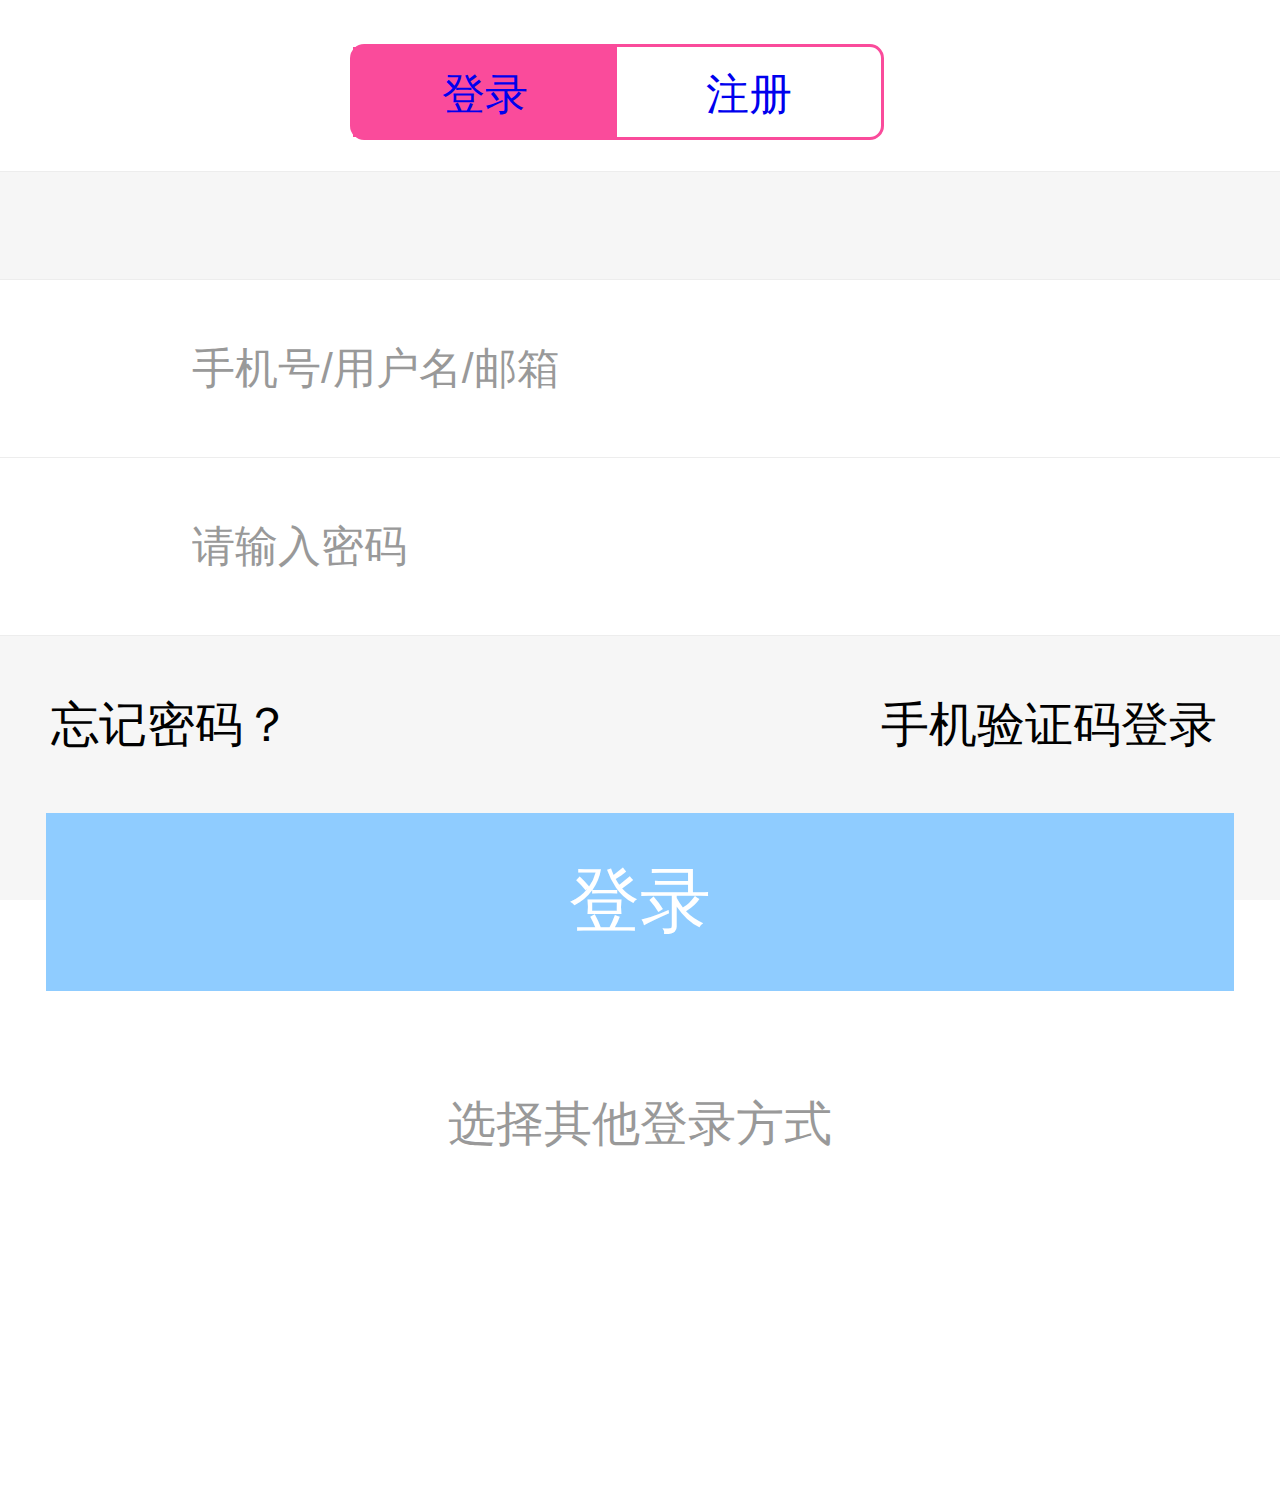
<file: login.html>
<!DOCTYPE html>
<html lang="en">
<head>
    <meta charset="UTF-8">
    <meta name="viewport" content="width=device-width, user-scalable=no,initial-scale=1.0, maximum-scale=1.0, minimum-scale=1.0">
    <title>登录</title>
    <link rel="stylesheet" href="css/public.css">
    <link rel="stylesheet" href="css/index.css">
    <script src="js/rem.js"></script>
    <link rel="icon" href="img/logo.png" type="image/x-icon">
</head>
<body>
    <div class="login_sign">
        <div class="loginSign_header">
            <div class="loginSign_header_1">&#xe611;</div>
            <div class="loginSign_header_2">
                <div class="loginSign_header_2box1 active"><a href="login.html">登录</a></div>
                <div class="loginSign_header_2box1"><a href="sign.html">注册</a></div>
            </div>
        </div>
        <div class="loginSign_body">
            <div class="loginSign_body_items">
                <div class="loginSignBody_items_1">
                    <input type="text" class="login_1" placeholder="手机号/用户名/邮箱">
                    <span>&#xe654;</span>
                </div>
                <div class="loginSignBody_items_1">
                    <input type="password" class="login_1" placeholder="请输入密码">
                    <span>&#xe61c;</span>
                </div>
                <div class="login_2">
                    <span>忘记密码？</span>
                    <span class="login_2_span1">手机验证码登录</span>
                </div>
                <div class="login_3">登录</div>
                <div class="login_4">选择其他登录方式</div>
            </div>
            <div class="loginSign_body_logo">
                <span class="logo1">&#xe73b;</span>
                <span class="logo2">&#xe73c;</span>
                <span class="logo3">&#xe73e;</span>
            </div>
        </div>
    </div>
</body>
</html>
</file>
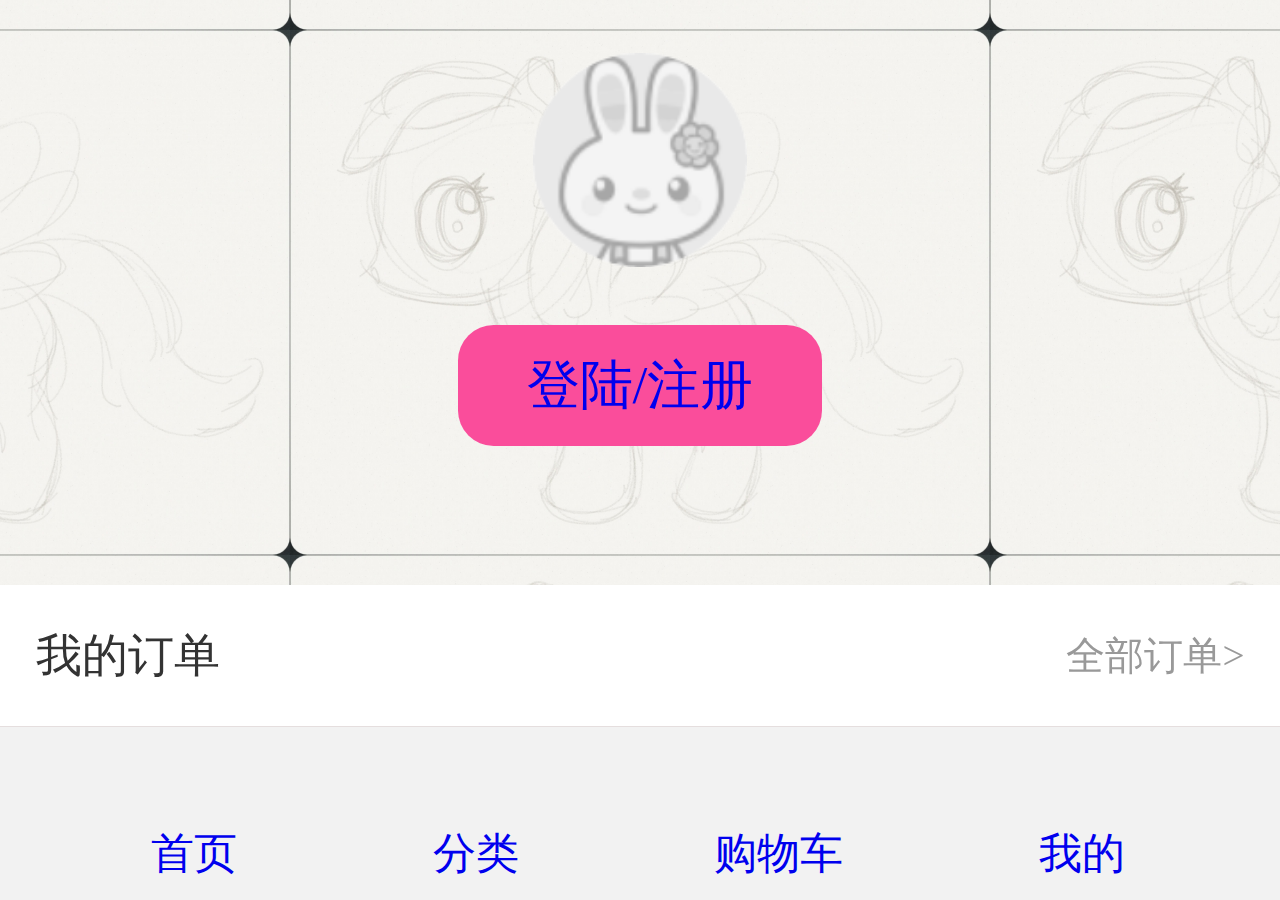
<file: my.html>
<!DOCTYPE html>
<html lang="en">
<head>
	<meta charset="UTF-8">
	 <meta name="viewport" content="width=device-width, user-scalable=no,initial-scale=1.0, maximum-scale=1.0, minimum-scale=1.0">
	<title>我的--未登录状态</title>
	<link rel="stylesheet" href="css/public.css">
	<link rel="stylesheet" href="css/index.css">
	<script src="js/rem.js"></script>
	<link rel="icon" href="img/logo.png" type="image/x-icon">
</head>
<body>
	<div class="mydenglu">
		<div class="my_header">
			<div class="my_header_1">
				<div class="my_header_11">&#xe607;</div>
				<div class="my_header_12">
					<div class="my_header_13">&#xe61b;</div>
					<div class="my_header_13 my_header_14">&#xe67e;</div>
				</div>
			</div>
			<div class="my_header_2"><a href="login.html">登陆/注册</a></div>
			<div class="my_header_3">
				<img src="img/013.png" alt="">
			</div>
		</div>
		<div class="my_content">
			<div class="my_content_1">
				<div class="my_content_1top">
					<div class="my_content_1left">我的订单</div>
					<div class="my_content_1right">全部订单&gt;</div>
				</div>
				<div class="my_content_1main1">
					<div class="my_content_1tu">
						<div class="my_content_1zero1">&#xe600;</div>
						<div class="my_content_1word1">待付款</div>
					</div>
					<div class="my_content_1tu">
						<div class="my_content_1zero1">&#xe610;</div>
						<div class="my_content_1word1">待发货</div>
					</div>
					<div class="my_content_1tu">
						<div class="my_content_1zero1">&#xe697;</div>
						<div class="my_content_1word1">待收货</div>
					</div>
					<div class="my_content_1tu">
						<div class="my_content_1zero1">&#xe621;</div>
						<div class="my_content_1word1">待评价</div>
					</div>
					<div class="my_content_1tu">
						<div class="my_content_1zero1">&#xe62b;</div>
						<div class="my_content_1word1">售后</div>
					</div>
				</div>
				<div class="my_content_1main1">
					<div class="my_content_1tu">
						<div class="my_content_1zero">0</div>
						<div class="my_content_1word1">蜜豆</div>
					</div>
					<div class="my_content_1tu">
						<div class="my_content_1zero">0张</div>
						<div class="my_content_1word1">优惠券</div>
					</div>
					<div class="my_content_1tu">
						<div class="my_content_1zero">0元</div>
						<div class="my_content_1word1">余额</div>
					</div>
					<div class="my_content_1tu">
						<div class="my_content_1zero">0个</div>
						<div class="my_content_1word1">红包</div>
					</div>
					<div class="my_content_1tu">
						<div class="my_content_1zero">0</div>
						<div class="my_content_1word1">会员卡</div>
					</div>
				</div>
				<div class="my_content_1main1">
					<div class="my_content_1tu">
						<div class="my_content_1zero1">&#xe64e;</div>
						<div class="my_content_1word1">会员中心</div>
					</div>
					<div class="my_content_1tu">
						<div class="my_content_1zero1">&#xe60d;</div>
						<div class="my_content_1word1">我的拼团</div>
					</div>
					<div class="my_content_1tu">
						<div class="my_content_1zero1">&#xe62c;</div>
						<div class="my_content_1word1">我的圈子</div>
					</div>
					<div class="my_content_1tu">
						<div class="my_content_1zero1">&#xe60e;</div>
						<div class="my_content_1word1">我的收藏</div>
					</div>
					<div class="my_content_1tu">
						<div class="my_content_1zero1">&#xe638;</div>
						<div class="my_content_1word1">浏览记录</div>
					</div>
				</div>
				<div class="my_content_1main2">
					<img src="img/012.png" alt="">
				</div>
				<div class="car_content2">
					<div class="car_content2_1">
						<div class="car_content2_love">❤<span>猜你喜欢</span></div>
						<div class="car_content2_bottom">
							<div class="car_content2_left">
								<div class="car_content2_left1">
									<img src="img/009.png" alt="">
								</div>
								<div class="car_content2_left2">
									寇丝 收纳柜宝宝衣柜婴儿收纳箱储物塑料简易衣柜整理收纳收纳箱储物塑料简易衣
								</div>
								<div class="car_content2_left3">
									<div class="car_content2_price1">
										￥129
									</div>
									<div class="car_content2_pingjia">
										99%好评
									</div>
									<div class="car_content2_yuan">&#xe618;</div>
								</div>
							</div>
							<div class="car_content2_left car_content2_margin">
								<div class="car_content2_left1">
									<img src="img/009.png" alt="">
								</div>
								<div class="car_content2_left2">
									寇丝 收纳柜宝宝衣柜婴儿收纳箱储物塑料简易衣柜整理收纳收纳箱储物塑料简易衣
								</div>
								<div class="car_content2_left3">
									<div class="car_content2_price1">
										￥129
									</div>
									<div class="car_content2_pingjia">
										99%好评
									</div>
									<div class="car_content2_yuan">&#xe618;</div>
								</div>
							</div>

							<div class="car_content2_left">
								<div class="car_content2_left1">
									<img src="img/009.png" alt="">
								</div>
								<div class="car_content2_left2">
									寇丝 收纳柜宝宝衣柜婴儿收纳箱储物塑料简易衣柜整理收纳收纳箱储物塑料简易衣
								</div>
								<div class="car_content2_left3">
									<div class="car_content2_price1">
										￥129
									</div>
									<div class="car_content2_pingjia">
										99%好评
									</div>
									<div class="car_content2_yuan">&#xe618;</div>
								</div>
							</div>
							<div class="car_content2_left car_content2_margin">
								<div class="car_content2_left1">
									<img src="img/009.png" alt="">
								</div>
								<div class="car_content2_left2">
									寇丝 收纳柜宝宝衣柜婴儿收纳箱储物塑料简易衣柜整理收纳收纳箱储物塑料简易衣
								</div>
								<div class="car_content2_left3">
									<div class="car_content2_price1">
										￥129
									</div>
									<div class="car_content2_pingjia">
										99%好评
									</div>
									<div class="car_content2_yuan">&#xe618;</div>
								</div>
							</div>

							<div class="car_content2_left">
								<div class="car_content2_left1">
									<img src="img/009.png" alt="">
								</div>
								<div class="car_content2_left2">
									寇丝 收纳柜宝宝衣柜婴儿收纳箱储物塑料简易衣柜整理收纳收纳箱储物塑料简易衣
								</div>
								<div class="car_content2_left3">
									<div class="car_content2_price1">
										￥129
									</div>
									<div class="car_content2_pingjia">
										99%好评
									</div>
									<div class="car_content2_yuan">&#xe618;</div>
								</div>
							</div>
							<div class="car_content2_left car_content2_margin">
								<div class="car_content2_left1">
									<img src="img/009.png" alt="">
								</div>
								<div class="car_content2_left2">
									寇丝 收纳柜宝宝衣柜婴儿收纳箱储物塑料简易衣柜整理收纳收纳箱储物塑料简易衣
								</div>
								<div class="car_content2_left3">
									<div class="car_content2_price1">
										￥129
									</div>
									<div class="car_content2_pingjia">
										99%好评
									</div>
									<div class="car_content2_yuan">&#xe618;</div>
								</div>
							</div>

							<div class="car_content2_left car_content2_top">
								<div class="car_content2_left1">
									<img src="img/009.png" alt="">
								</div>
								<div class="car_content2_left2">
									寇丝 收纳柜宝宝衣柜婴儿收纳箱储物塑料简易衣柜整理收纳收纳箱储物塑料简易衣
								</div>
								<div class="car_content2_left3">
									<div class="car_content2_price1">
										￥129
									</div>
									<div class="car_content2_pingjia">
										99%好评
									</div>
									<div class="car_content2_yuan">&#xe618;</div>
								</div>
							</div>
							<div class="car_content2_left car_content2_margin car_content2_top">
								<div class="car_content2_left1">
									<img src="img/009.png" alt="">
								</div>
								<div class="car_content2_left2">
									寇丝 收纳柜宝宝衣柜婴儿收纳箱储物塑料简易衣柜整理收纳收纳箱储物塑料简易衣
								</div>
								<div class="car_content2_left3">
									<div class="car_content2_price1">
										￥129
									</div>
									<div class="car_content2_pingjia">
										99%好评
									</div>
									<div class="car_content2_yuan">&#xe618;</div>
								</div>
							</div>
						</div>
					</div>
				</div>
				<div class="my_content_liner"></div>
			</div>
		</div>
	</div>
	<div class="car_footer">
		<div class="bottom_1">
				<div class="bottom_2">
					<div class="bottom_2_tubiao">&#xe699;</div>
					<div class="bottom_2_word"><a href="index.html">首页</a></div>
				</div>
				<div class="bottom_2">
					<div class="bottom_2_tubiao">&#xe66b;</div>
					<div class="bottom_2_word"><a href="kinds.html">分类</a></div>
				</div>
				<div class="bottom_2">
					<div class="bottom_2_tubiao">&#xe618;</div>
					<div class="bottom_2_word"><a href="gouwuche.html">购物车</a></div>
				</div>
				<div class="bottom_2 bottom_3">
					<div class="bottom_2_tubiao bottom_2_tubiao1">&#xe606;</div>
					<div class="bottom_2_word bottom_2_word1"><a href="my.html">我的</a></div>
				</div>
			</div>
	</div>
</body>
</html>
</file>
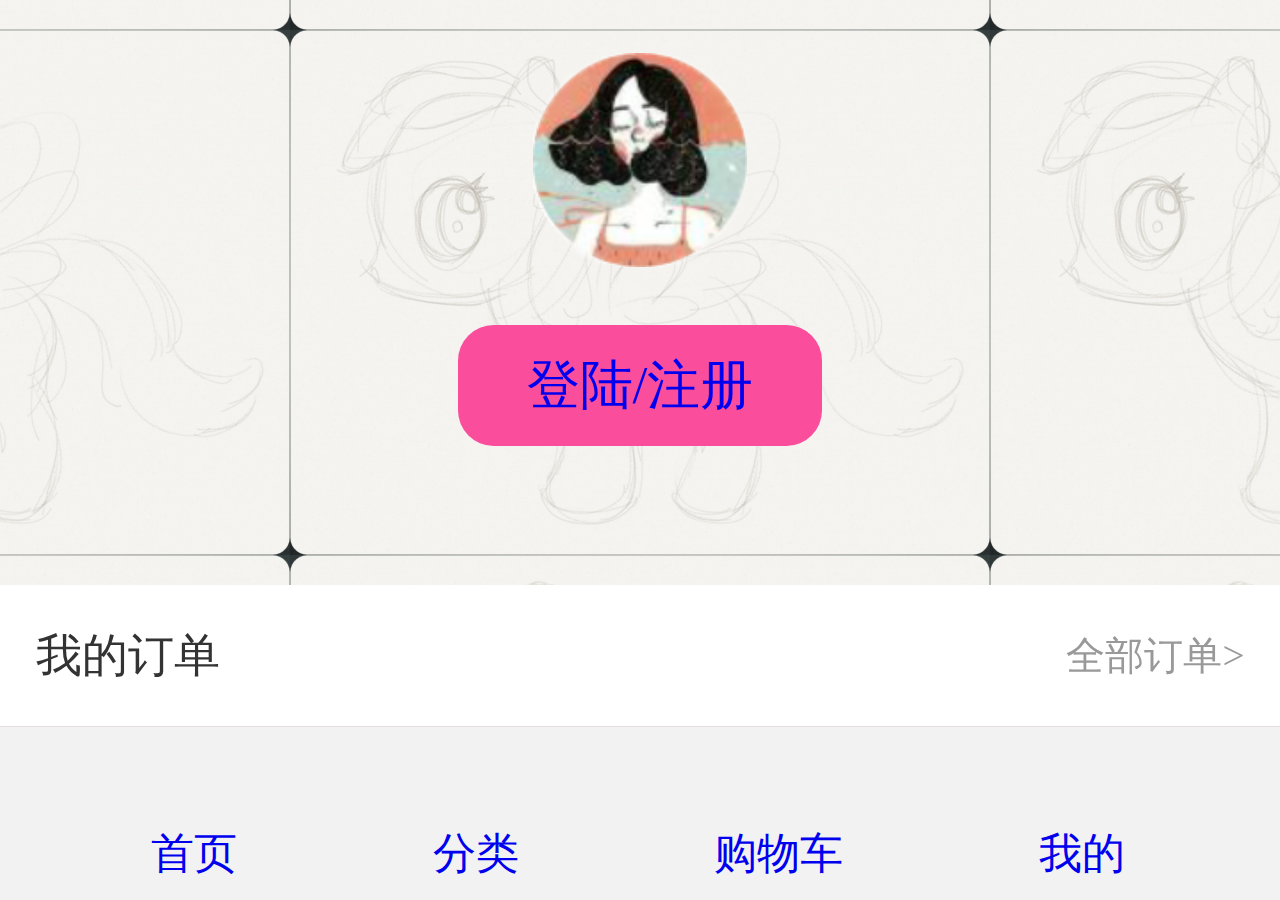
<file: my_login.html>
<!DOCTYPE html>
<html lang="en">
<head>
    <meta charset="UTF-8">
    <meta name="viewport" content="width=device-width, user-scalable=no,initial-scale=1.0, maximum-scale=1.0, minimum-scale=1.0">
    <title>我的--未登录状态</title>
    <link rel="stylesheet" href="css/public.css">
    <link rel="stylesheet" href="css/index.css">
    <script src="js/rem.js"></script>
    <link rel="icon" href="img/logo.png" type="image/x-icon">
</head>
<body>
<div class="mydenglu">
    <div class="my_header">
        <div class="my_header_1">
            <div class="my_header_11">&#xe607;</div>
            <div class="my_header_12">
                <div class="my_header_13">&#xe61b;</div>
                <div class="my_header_13 my_header_14">&#xe67e;</div>
            </div>
        </div>
        <div class="my_header_2"><a href="login.html">登陆/注册</a></div>
        <div class="my_header_3">
            <img src="img/touxiang.png" alt="">
        </div>
    </div>
    <div class="my_content">
        <div class="my_content_1">
            <div class="my_content_1top">
                <div class="my_content_1left">我的订单</div>
                <div class="my_content_1right">全部订单&gt;</div>
            </div>
            <div class="my_content_1main1">
                <div class="my_content_1tu">
                    <div class="my_content_1zero1">&#xe600;</div>
                    <div class="my_content_1word1">待付款</div>
                </div>
                <div class="my_content_1tu">
                    <div class="my_content_1zero1">&#xe610;</div>
                    <div class="my_content_1word1">待发货</div>
                </div>
                <div class="my_content_1tu">
                    <div class="my_content_1zero1">&#xe697;</div>
                    <div class="my_content_1word1">待收货</div>
                </div>
                <div class="my_content_1tu">
                    <div class="my_content_1zero1">&#xe621;</div>
                    <div class="my_content_1word1">待评价</div>
                </div>
                <div class="my_content_1tu">
                    <div class="my_content_1zero1">&#xe62b;</div>
                    <div class="my_content_1word1">售后</div>
                </div>
            </div>
            <div class="my_content_1main1">
                <div class="my_content_1tu">
                    <div class="my_content_1zero">0</div>
                    <div class="my_content_1word1">蜜豆</div>
                </div>
                <div class="my_content_1tu">
                    <div class="my_content_1zero">0张</div>
                    <div class="my_content_1word1">优惠券</div>
                </div>
                <div class="my_content_1tu">
                    <div class="my_content_1zero">0元</div>
                    <div class="my_content_1word1">余额</div>
                </div>
                <div class="my_content_1tu">
                    <div class="my_content_1zero">0个</div>
                    <div class="my_content_1word1">红包</div>
                </div>
                <div class="my_content_1tu">
                    <div class="my_content_1zero">0</div>
                    <div class="my_content_1word1">会员卡</div>
                </div>
            </div>
            <div class="my_content_1main1">
                <div class="my_content_1tu">
                    <div class="my_content_1zero1">&#xe64e;</div>
                    <div class="my_content_1word1">会员中心</div>
                </div>
                <div class="my_content_1tu">
                    <div class="my_content_1zero1">&#xe60d;</div>
                    <div class="my_content_1word1">我的拼团</div>
                </div>
                <div class="my_content_1tu">
                    <div class="my_content_1zero1">&#xe62c;</div>
                    <div class="my_content_1word1">我的圈子</div>
                </div>
                <div class="my_content_1tu">
                    <div class="my_content_1zero1">&#xe60e;</div>
                    <div class="my_content_1word1">我的收藏</div>
                </div>
                <div class="my_content_1tu">
                    <div class="my_content_1zero1">&#xe638;</div>
                    <div class="my_content_1word1">浏览记录</div>
                </div>
            </div>
            <div class="my_content_1main2">
                <img src="img/012.png" alt="">
            </div>
            <div class="car_content2">
                <div class="car_content2_1">
                    <div class="car_content2_love">❤<span>猜你喜欢</span></div>
                    <div class="car_content2_bottom">
                        <div class="car_content2_left">
                            <div class="car_content2_left1">
                                <img src="img/009.png" alt="">
                            </div>
                            <div class="car_content2_left2">
                                寇丝 收纳柜宝宝衣柜婴儿收纳箱储物塑料简易衣柜整理收纳收纳箱储物塑料简易衣
                            </div>
                            <div class="car_content2_left3">
                                <div class="car_content2_price1">
                                    ￥129
                                </div>
                                <div class="car_content2_pingjia">
                                    99%好评
                                </div>
                                <div class="car_content2_yuan">&#xe618;</div>
                            </div>
                        </div>
                        <div class="car_content2_left car_content2_margin">
                            <div class="car_content2_left1">
                                <img src="img/009.png" alt="">
                            </div>
                            <div class="car_content2_left2">
                                寇丝 收纳柜宝宝衣柜婴儿收纳箱储物塑料简易衣柜整理收纳收纳箱储物塑料简易衣
                            </div>
                            <div class="car_content2_left3">
                                <div class="car_content2_price1">
                                    ￥129
                                </div>
                                <div class="car_content2_pingjia">
                                    99%好评
                                </div>
                                <div class="car_content2_yuan">&#xe618;</div>
                            </div>
                        </div>

                        <div class="car_content2_left">
                            <div class="car_content2_left1">
                                <img src="img/009.png" alt="">
                            </div>
                            <div class="car_content2_left2">
                                寇丝 收纳柜宝宝衣柜婴儿收纳箱储物塑料简易衣柜整理收纳收纳箱储物塑料简易衣
                            </div>
                            <div class="car_content2_left3">
                                <div class="car_content2_price1">
                                    ￥129
                                </div>
                                <div class="car_content2_pingjia">
                                    99%好评
                                </div>
                                <div class="car_content2_yuan">&#xe618;</div>
                            </div>
                        </div>
                        <div class="car_content2_left car_content2_margin">
                            <div class="car_content2_left1">
                                <img src="img/009.png" alt="">
                            </div>
                            <div class="car_content2_left2">
                                寇丝 收纳柜宝宝衣柜婴儿收纳箱储物塑料简易衣柜整理收纳收纳箱储物塑料简易衣
                            </div>
                            <div class="car_content2_left3">
                                <div class="car_content2_price1">
                                    ￥129
                                </div>
                                <div class="car_content2_pingjia">
                                    99%好评
                                </div>
                                <div class="car_content2_yuan">&#xe618;</div>
                            </div>
                        </div>

                        <div class="car_content2_left">
                            <div class="car_content2_left1">
                                <img src="img/009.png" alt="">
                            </div>
                            <div class="car_content2_left2">
                                寇丝 收纳柜宝宝衣柜婴儿收纳箱储物塑料简易衣柜整理收纳收纳箱储物塑料简易衣
                            </div>
                            <div class="car_content2_left3">
                                <div class="car_content2_price1">
                                    ￥129
                                </div>
                                <div class="car_content2_pingjia">
                                    99%好评
                                </div>
                                <div class="car_content2_yuan">&#xe618;</div>
                            </div>
                        </div>
                        <div class="car_content2_left car_content2_margin">
                            <div class="car_content2_left1">
                                <img src="img/009.png" alt="">
                            </div>
                            <div class="car_content2_left2">
                                寇丝 收纳柜宝宝衣柜婴儿收纳箱储物塑料简易衣柜整理收纳收纳箱储物塑料简易衣
                            </div>
                            <div class="car_content2_left3">
                                <div class="car_content2_price1">
                                    ￥129
                                </div>
                                <div class="car_content2_pingjia">
                                    99%好评
                                </div>
                                <div class="car_content2_yuan">&#xe618;</div>
                            </div>
                        </div>

                        <div class="car_content2_left car_content2_top">
                            <div class="car_content2_left1">
                                <img src="img/009.png" alt="">
                            </div>
                            <div class="car_content2_left2">
                                寇丝 收纳柜宝宝衣柜婴儿收纳箱储物塑料简易衣柜整理收纳收纳箱储物塑料简易衣
                            </div>
                            <div class="car_content2_left3">
                                <div class="car_content2_price1">
                                    ￥129
                                </div>
                                <div class="car_content2_pingjia">
                                    99%好评
                                </div>
                                <div class="car_content2_yuan">&#xe618;</div>
                            </div>
                        </div>
                        <div class="car_content2_left car_content2_margin car_content2_top">
                            <div class="car_content2_left1">
                                <img src="img/009.png" alt="">
                            </div>
                            <div class="car_content2_left2">
                                寇丝 收纳柜宝宝衣柜婴儿收纳箱储物塑料简易衣柜整理收纳收纳箱储物塑料简易衣
                            </div>
                            <div class="car_content2_left3">
                                <div class="car_content2_price1">
                                    ￥129
                                </div>
                                <div class="car_content2_pingjia">
                                    99%好评
                                </div>
                                <div class="car_content2_yuan">&#xe618;</div>
                            </div>
                        </div>
                    </div>
                </div>
            </div>
            <div class="my_content_liner"></div>
        </div>
    </div>
</div>
<div class="car_footer">
    <div class="bottom_1">
        <div class="bottom_2">
            <div class="bottom_2_tubiao">&#xe699;</div>
            <div class="bottom_2_word"><a href="index.html">首页</a></div>
        </div>
        <div class="bottom_2">
            <div class="bottom_2_tubiao">&#xe66b;</div>
            <div class="bottom_2_word"><a href="kinds.html">分类</a></div>
        </div>
        <div class="bottom_2">
            <div class="bottom_2_tubiao">&#xe618;</div>
            <div class="bottom_2_word"><a href="gouwuche.html">购物车</a></div>
        </div>
        <div class="bottom_2 bottom_3">
            <div class="bottom_2_tubiao bottom_2_tubiao1">&#xe606;</div>
            <div class="bottom_2_word bottom_2_word1"><a href="my.html">我的</a></div>
        </div>
    </div>
</div>
</body>
</html>
</file>
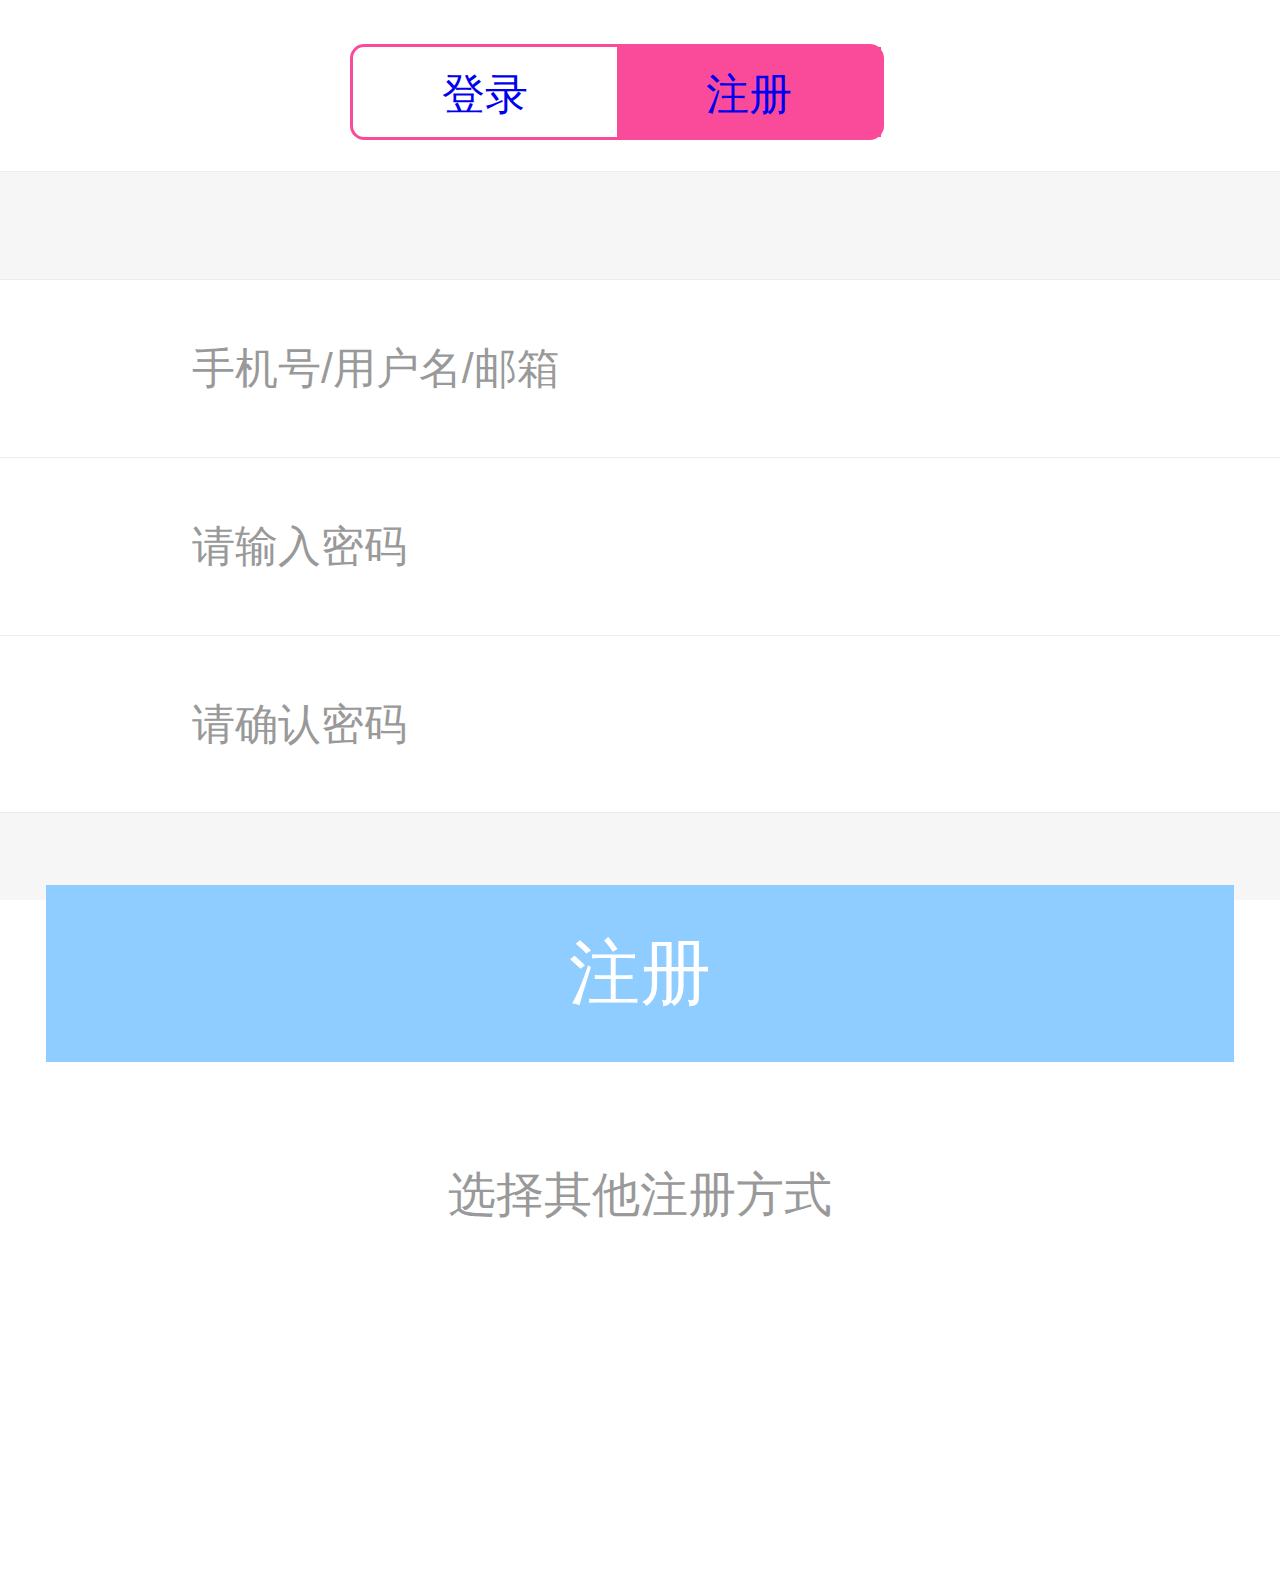
<file: sign.html>
<!DOCTYPE html>
<html lang="en">
<head>
    <meta charset="UTF-8">
    <meta name="viewport" content="width=device-width, user-scalable=no,initial-scale=1.0, maximum-scale=1.0, minimum-scale=1.0">
    <title>登录</title>
    <link rel="stylesheet" href="css/public.css">
    <link rel="stylesheet" href="css/index.css">
    <script src="js/rem.js"></script>
    <link rel="icon" href="img/logo.png" type="image/x-icon">
</head>
<body>
<div class="login_sign">
    <div class="loginSign_header">
        <div class="loginSign_header_1">&#xe611;</div>
        <div class="loginSign_header_2">
            <div class="loginSign_header_2box1"><a href="login.html">登录</a></div>
            <div class="loginSign_header_2box1  active"><a href="sign.html">注册</a></div>
        </div>
    </div>
    <div class="loginSign_body">
        <div class="loginSign_body_items">
            <div class="loginSignBody_items_1">
                <input type="text" class="login_1" placeholder="手机号/用户名/邮箱">
                <span>&#xe654;</span>
            </div>
            <div class="loginSignBody_items_1">
                <input type="password" class="login_1" placeholder="请输入密码">
                <span>&#xe61c;</span>
            </div>
            <div class="loginSignBody_items_1">
                <input type="password" class="login_1" placeholder="请确认密码">
                <span>&#xe61c;</span>
            </div>
            <div class="login_3 login_31">注册</div>
            <div class="login_4">选择其他注册方式</div>
        </div>
        <div class="loginSign_body_logo">
            <span class="logo1">&#xe73b;</span>
            <span class="logo2">&#xe73c;</span>
            <span class="logo3">&#xe73e;</span>
        </div>
    </div>
</div>
</body>
</html>
</file>
<file: css/public.css>
*{
	margin:0;          
	/* body -8px */
	text-decoration: none;/*a的下划线 */
	/* 字体回复默认值 */
	font-style: normal;
	padding: 0;/* 标题 */
	list-style: none;/* 列表 */
	-webkit-tap-highlight-color: rgba(0, 0, 0, 0);
	/* 盒子大小的计算 */
	box-sizing: border-box;
} 
img{
	width: 100%;
	height: 100%;
	border: 0;
	display: block;
}
</file>
<file: css/index.css>
@font-face {
	font-family: 'iconfont';  /* project id 573153 */
	src: url('https://at.alicdn.com/t/font_573153_9ssyus2rt2owdn29.eot');
	src: url('https://at.alicdn.com/t/font_573153_9ssyus2rt2owdn29.eot?#iefix') format('embedded-opentype'),
	url('https://at.alicdn.com/t/font_573153_9ssyus2rt2owdn29.woff') format('woff'),
	url('https://at.alicdn.com/t/font_573153_9ssyus2rt2owdn29.ttf') format('truetype'),
	url('https://at.alicdn.com/t/font_573153_9ssyus2rt2owdn29.svg#iconfont') format('svg');
}
.search{
	width: 100%;
	height: 0.84rem;
	background-color: #F2F4F5;
	border-bottom: 0.01rem solid #DDDDDD;
	position: fixed;
	top: 0;
	left: 0;
}
.search_w{
	width: 6.88rem;
	height: 0.58rem;
	background-color: #E6E9EB;
	border-radius: 0.1rem;
	padding-left: 0.2rem;
	border-style: none;
	font-family: 'iconfont';
	font-size: 0.24rem;
	position: absolute;
	top: 0.14rem;
	left: 0.2rem;
}
.search1{
	width: 100%;
	height: 0.8rem;
	background-color: #ffff;
	border-bottom: 0.01rem solid #B7B7B7;
	padding-left: 0.22rem;
	position: fixed;
	top: 0.84rem;
	left: 0;

	display: flex;
	/* 溢出部分滚动 */
	overflow-x: scroll;
}

.search1_1{
	font-size: 0.24rem;
	line-height: 0.8rem;
	color: #333;
	float: left;
	margin-right: 0.4rem;

	display: flex; 
	flex-shrink: 0;
}
.search1::-webkit-scrollbar{
	display: none;
}
.search1_1_1{
	color: #FA4D9B;
	text-decoration: underline;
}
.search1_1:hover{
	color: #FA4D9B;
	text-decoration: underline;
}
.b_content{
	position: absolute;
	top: 1.64rem;
	left: 0;
	right: 0;
	bottom: 0.98rem;
	overflow-y: scroll;
}
.b_content::-webkit-scrollbar{
	display: none;
}
.banner{
	width: 100%;
	height: 3.84rem;
	/* margin-top: 1.64rem; */
	/* position: relative; */
	/* position: absolute;
	top: 1.64rem;
	left: 0;
	right: 0;
	overflow-y: scroll; */
}
.banner img{
	width: 100%;
	height: 3.84rem;
}
.content{
	/* width: 100%; */
	/* background-color: skyblue; */
}
.content_1{
	width: 100%;
	height: 3.41rem;
	/* background-color: yellow; */
}
.content_1_1{
	width: 100%;
	height: 0.65rem;
	/* background-color: plum; */
}
.content_1_11{
	width: 1.2rem;
	height: 0.3rem;
	/* background-color: skyblue; */
	float: left;
	margin-left: 0.2rem;
	margin-top: 0.2rem;

	font-size: 0.28rem;
	font-weight: bold;
	color: #FA7288;
	line-height: 0.3rem;
}
.content_1_12{
	width: 0.54rem;
	height: 0.28rem;
	background-color: #FA7288;
	border-radius: 0.05rem;
	float: left;
	margin-left: 0.08rem;
	margin-top: 0.2rem;
	
	font-size: 0.2rem;
	color: #fff;
	text-align: center;
	line-height: 0.28rem;
}
.content_1_13{
	width: 1.1rem;
	height: 0.25rem;
	/* background-color: red; */
	float: right;
	margin-top: 0.17rem;
	margin-right: 0.23rem;

	font-size: 0.2rem;
	color: #FA7288;
}
.content_1_2{
	height: 2.76rem;
	/* background-color: pink; */
	margin-left: 0.28rem;
	margin-top: 0.2rem;

	display: flex;
	/* 溢出部分滚动 */
	overflow-x: scroll;
}
.content_1_2::-webkit-scrollbar{
	display: none;
}
.content_1_21{
	width: 1.44rem;
	height: 2.57rem;
	/* background-color: red; */
	float: left;
	margin-right: 0.2rem;
	display: flex; 
    /* 换行 */
	flex-wrap: wrap; 
	/* 多行居中 */
	justify-content: center;
	/* 两端对齐 */
	align-content: space-between; 
	flex-shrink: 0;
}
.content_1_2img{
	width: 1.44rem;
	height: 1.44rem;
	/* background-color: skyblue; */
}
.content_1_2img img{
	width: 1.44rem;
	height: 1.44rem;
}
.content_1_2word{
	width: 1.44rem;
	height: 0.57rem;
	/* background-color: red; */
	margin-top: 0.13rem;
	padding-left: 0.15rem;
	padding-right: 0.15rem;
	display: flex;
}
.content_1_2word1{
	font-size: 0.2rem;
	text-align: center;
	color: #B7B7B7;
}
.content_1_2price{
	width: 1.44rem;
	height: 0.26rem;
	/* background-color: blue; */
	margin-top: 0.13rem;
	display: flex;

	font-size: 0.24rem;
	font-weight: bold;
	color: #FF455F;
	text-align: center;
}
.content_2{
	width: 100%;
	height: 3.84rem;
	/* background-color: skyblue; */
}
.content_2_1{
	width: 100%;
	height: 0.8rem;
	background-color: #FBFBFB;
}
.content_2_11{
	width: 0.37rem;
	height: 0.37rem;
	/* background-color: red; */
	float: left;
	margin-left: 0.22rem;
	margin-top: 0.21rem;
}
.content_2_12{
	height: 0.42rem;
	float:left;
	margin-left: 0.15rem;
	margin-top: 0.2rem;

	font-size: 0.3rem;
	font-weight: 400;
	line-height: 0.42rem;
}
.content_2_2{
	width: 6.75rem;
	height: 2.84rem;
	/* background-color: red; */
	border-radius: 0.05rem;
	margin-top: 0.2rem;
	margin-left: 0.2rem;
}
.content_2_2left{
	width: 2.18rem;
	height: 100%;
	background-color: #fff;
	float: left;
	border-radius: 0.08rem;
}
.content_2_2left img{
	width: 2.18rem;
	height: 100%;
}
.content_2_2right{
	width: 4.41rem;
	height: 100%;
	/* background-color: yellow; */
	float: right;
	border-radius: 0.08rem;
}
.content_2_r1{
	width: 2.12rem;
	height: 1.36rem;
	background-color: #fff;
	float: left;
	margin-right: 0.16rem;
}
.content_2_r1 img{
	width: 2.12rem;
	height: 1.36rem;
}
.content_2_r2{
	margin-right: 0;
}
.content_2_r3{
	margin-top: 0.12rem;
}
.content_3{
	width: 100%;
	/* height: 7.02rem; */
	/* background-color: plum; */
	margin-top: 0.14rem;
}
.content_3_2{
	width: 6.41rem;
	height: 0.68rem;
	background-color: #FF4C4C;
	margin: 0 auto;
	border-radius: 0.5rem;

	font-size: 0.32rem;
	color: #fff;
	text-align: center;
	line-height: 0.68rem;
	font-weight: 400;
}
.content_3_3{
	width: 1rem;
	height: 2.87rem;
	background-color: #E3E3E3;
	margin-top: 0.22rem;
	padding-top: 0.2rem;
}
.content_3_31{
	width: 100%;
	height: 2.68rem;
	/* background-color: red; */
}
.content_3_31 img{
	width: 7.2rem;
	height: 2.68rem;
}
.content_4{
	width: 100%;
}
.content_4_1{
	width: 100%;
	height: 1rem;
	background-color: #E3E3E3;
}
.content_4_2{
	width: 100%;
	height: 3.36rem;
}
.content_4_2 img{
	width: 7.2rem;
	height: 3.36rem;
}
.bottom{
	width: 100%;
	height: 0.89rem;
	background-color: #E3E3E3;
}
.bottom_1{
	width: 5.5rem;
	height: 0.84rem;
	/* background-color: red; */
	margin: 0 auto;
}
.bottom_2{
	/* width: 0.7rem; */
	height: 0.8rem;
	/* background-color: yellow; */
	float: left;
	margin-right: 1.1rem;

	font-family: 'iconfont'; 
	font-size: 0.48rem;
	color: #55575C;
	text-align: center;

}
.bottom_2_word{
	font-size: 0.24rem;
}
.bottom_3{
	margin-right: 0;
}

.denglu{
	width: 7.20rem;
	height: 11.4rem;
	background-color: #F3F4F8;
}
.denglu_2{
	width: 7.2rem;
	height: 0.88rem;
	background-color: #FF78A6;
	padding-top: 0.22rem;
}
.denglu_2_1{
	width: 6.76rem;
	height: 0.45rem;
	/* background-color: yellow; */
	margin: 0 auto;
	margin-left: 0.22rem;
	/* margin-top: 0.22rem; */
}
.denglu_2_1left{
	width: 0.52rem;
	height: 0.45rem;
	/* background-color: plum; */
	float: left;

	font-size: 0.48rem;
	color: #fff;
	text-align: center;
	line-height: 0.45rem;
}
.denglu_2_1mid{
	width: 1.65rem;
	height: 0.45rem;
	/* background-color: skyblue; */
	float: left;
	margin-left: 2.05rem;

	font-size: 0.36rem;
	color: #fff;
	text-align: center;
	line-height: 0.45rem;
}
.denglu_2_1rig{
	width: 0.52rem;
	height: 0.45rem;
	/* background-color: plum; */
	float: right;

	font-size: 0.48rem;
	color: #fff;
	text-align: center;
	line-height: 0.45rem;
	font-family: 'iconfont'; 
}
.denglu_3{
	width: 6.76rem;
	/* height: 1.85rem; */
	/* background-color: red; */
	margin-left: 0.22rem;
	/* margin-top: 0.68rem; */
}
.inputxx{
	width: 6.76rem;
	height: 0.9rem;
	background-color: yellow;
	border-radius: 0.15rem;
	border-style: none;
}
.denglu_4{
	width: 6.67rem;
	height: 1rem;
	background-color: #FF78A6;
	margin-top: 0.44rem;
	margin-left: 0.22rem;
	border-radius: 0.15rem;
	font-size: 0.48rem;
	color: #fff;
	text-align: center;
	line-height: 1rem;
}
.denglu_5{
	width: 4.42rem;
	height: 0.39rem;
	background-color: red;
	margin-left: 0.22rem;
	margin-top: 0.92rem;
}
.denglu_6{
	width: 1.86rem;
	height: 0.36rem;
	background-color: skyblue;
	/* margin: auto; */
	font-size: 0.28rem;
	color: #eee;
	margin-left: 2.7rem;
	margin-top: 0.83rem;
}
.denglu_7{
	width: 2.05rem;
	height: 0.78rem;
	background-color: plum;
	margin-top: 0.43rem;
	margin-left: 2.6rem;
}


/* 购物车 */
.car_header{
	width: 100%;
	height: 0.96rem;
	background-color: #F2F2F2;
	position: fixed;
	top: 0;
	left: 0;
	border-bottom: 0.01rem solid #E5DEDE;
}
.car_header_1{
	font-size: 0.32rem;
	color: #555555;
	line-height: 0.96rem;
	font-weight: 400;
	float: left;
	margin-left: 3.05rem;
}
.car_header_2{
	font-size: 0.26rem;
	color: #898989;
	line-height: 0.96rem;
	font-weight: 400;
	float: left;
	margin-left: 1.5rem;
}

.car_header_3{
	font-family: 'iconfont';
	font-size: 0.4rem;
	color: #898989;
	line-height: 0.96rem;
	font-weight: 400;
	float: right;
	margin-right: 0.33rem;
}
.car_content{
	width: 100%;
	position: absolute;
	left: 0;
	top: 0.96rem;
	right: 0;
	bottom: 0.98rem;
	overflow-y: scroll;
	/* background-color: red; */
}
.car_content::-webkit-scrollbar{
	display: none;
}
.car_content1{
	width: 100%;
}
.car_content1_1{
	width: 100%;
	height: 3.09rem;
	/* background-color: red; */
}
.car_content1_1top{
	width: 100%;
	height: 0.89rem;
	background-color: #F2F2F2;
	padding: 0.26rem;
}
.car_content1_1left{
	width: 0.36rem;
	height: 0.36rem;
	background-color: #FA4D9B;
	border-radius: 50%;
	float: left;

	font-size: 0.24rem;
	text-align: center;
	line-height: 0.36rem;
	color: #fff;
}
.car_content1_1right{
	font-size: 0.24rem;
	color: #363636;
	float: left;
	margin-left: 0.24rem;
}
.car_con1_1bottom{
	width: 100%;
	height: 2.2rem;
	/* background-color: skyblue; */
	padding: 0.26rem;
}
.car_con1_1b1{
	width: 0.36rem;
	height: 0.36rem;
	background-color: #FA4D9B;
	border-radius: 50%;
	float: left;
	margin: auto 0;

	font-size: 0.24rem;
	text-align: center;
	line-height: 0.36rem;
	color: #fff;
	margin-top: 0.64rem
}
.car_con1_1bottomm{
	padding-top: 0.86rem;
}
.car_con1_1b2{
	width: 6rem;
	height: 1.69rem;
	/* background-color: yellow; */
	float: right;
}
.car_con1_cloth{
	width: 1.68rem;
	height: 1.68rem;
	float: left;
}
.car_con1_cloth img{
	width: 1.68rem;
	height: 1.68rem;
}
.car_con1_item{
	width: 4.18rem;
	height: 1.68rem;
	/* background-color: plum; */
	float: right;
	padding-top: 0.05rem;
}
.car_c_item1{
	width: 100%;
	height: 0.3rem;
	/* background-color: red; */
	font-size: 0.28rem;
	color: #333;
	overflow: hidden;
}
.car_c_item2{
	width: 100%;
	height: 0.23rem;
	/* background-color: pink; */
	margin-top: 0.18rem;
	font-size: 0.2rem;
	color: #eee;
	overflow: hidden;
}
.car_c_item3{
	width: 100%;
	height: 0.5rem;
	/* background-color: green; */
	margin-top: 0.5rem;
}
.car_c_price{
	float: left;
	font-size: 0.28rem;
	color: #333;
	line-height: 0.6rem;
}
.car_c_add{
	width: 1.88rem;
	height: 0.48rem;
	border: 0.01rem solid #eee;
	float: right;
	font-size: 0.4rem;
	padding-left: 0.14rem;
	line-height: 0.48rem;
}
.car_c_add1{
	float: left;
}
.car_c_add2{
	width: 0.01rem;
	height: 100%;
	background-color: #eee;
	float: left;
	margin-left: 0.14rem;
}
.car_c_add3{
	font-size: 0.28rem;
	line-height: 0.48rem;
	float: left;
	margin-left: 0.34rem;
}
.car_c_add4{
	width: 0.01rem;
	height: 100%;
	background-color: #eee;
	float: left;
	margin-left: 0.34rem;
}
.car_c_add5{
	font-size: 0.32rem;
	line-height: 0.48rem;
	float: left;
	margin-left: 0.14rem;
}
.car_content2{
	width: 100%;
	background-color: #F2F2F2;
}
.car_content2_1{
	width: 100%;
	height: 0.8rem;
	/* background-color: red; */
}
.car_content2_love{
	font-size: 0.28rem;
	color: #FA4D9B;
	text-align: center;
	line-height: 0.8rem;
}
.car_content2_love span{
	margin-left: 0.1rem;
	color: #333;
}
.car_content2_bottom{
	width: 100%;
	/* background-color: #F2F2F2; */
	/* height: 5.73rem; */
	background-color: red;
}
.car_content2_left{
	width: 3.57rem;
	height: 5.73rem;
	/* background-color: yellow; */
	float: left;
}
.car_content2_left1{
	width: 100%;
	height: 3.57rem;
}
.car_content2_left1 img{
	width: 100%;
	height: 3.57rem;
}
.car_content2_left2{
	width: 100%;
	height: 0.6rem;
	/* background-color: plum; */
	margin-top: 0.18rem;
	padding-left: 0.21rem;
	padding-right: 0.2rem;

	font-size: 0.22rem;
	color: #333;
	overflow: hidden;
}
.car_content2_left3{
	width: 100%;
	height: 0.6rem;
	/* background-color: skyblue; */
	padding-left: 0.21rem;
	padding-right: 0.2rem;
	margin-top: 0.63rem;
}
.car_content2_price1{
	font-size: 0.24rem;
	color:#FA4D9B;
	line-height: 0.8rem;
	float: left; 
}
.car_content2_pingjia{
	font-size: 0.18rem;
	color:#eee;
	line-height: 0.8rem;
	float: left; 
	margin-left: 0.12rem;
}
.car_content2_yuan{
	width: 0.59rem;
	height: 0.59rem;
	border: 0.01rem solid #eee;
	border-radius: 50%;
	float: right;

	font-family: 'iconfont';
	font-size: 0.3rem;
	color: #C3C3C3;
	text-align: center;
	line-height: 0.59rem;
}
.car_content2_margin{
	margin-left: 0.06rem
}
.car_content2_top{
	margin-top: 0.06rem;
}
.car_footer{
	width: 100%;
	height: 0.98rem;
	background-color: #F2F2F2;
	position: fixed;
	bottom: 0;
	left: 0;
	border-top: 0.01rem solid #E5DEDE;
}
.kinds_content{
	width: 100%;
	position: absolute;
	left: 0;
	top: 0.96rem;
	right: 0;
	bottom: 0.98rem;
	overflow-y: scroll;
}
.kinds_content::-webkit-scrollbar{
	display: none;
}
.kinds_content_1{
	width: 1.6rem;
	/* height: 13rem; */
	background-color: #E5EAF0;
	float: left;
}
.kinds_content_kuang{
	width: 100%;
	height: 1.04rem;
	/* background-color: red; */
	font-size: 0.26rem;
	line-height: 1.04rem;
	text-align: center;
}
.kinds_content_kuang.active{
	background-color: #fff;
	border-left: 0.05rem solid #FF4F8E;
	font-size: 0.26rem;
	font-weight: bold;
}
/*.kinds_content_kuang:hover{*/
	/*background-color: #fff;*/
	/*border-left: 0.05rem solid #FF4F8E;*/
	/*font-size: 0.26rem;*/
	/*font-weight: bold;*/
/*}*/
kinds_content_itmes{
	position:relative;
}
.kinds_content_2{
	width: 5.6rem;
	/* height: 5.6rem; */
	 background-color: #fff;
	float: left;
	position:absolute;
	top:0;
	left:1.6rem;
}
.kinds_content_2.active{
	z-index: 999;
}
.kinds_content_2top{
	width: 100%;
	height: 1.04rem;
	/* background-color: red; */
}
.kinds_content_2img{
	width: 1.86rem;
	height: 1.04rem;
	/* background-color: plum; */
	float: left;
}
.kinds_content_2img img{
	width: 1.86rem;
	height: 1.04rem;
}
.kinds_content_2boottom{
	width: 100%;
	height: 0.54rem;
	/* background-color: red; */
	padding-left: 0.2rem;

	font-size: 0.22rem;
	color: #333;
	line-height: 0.54rem;
}
.kinds_content_2footer{
	width: 100%;
}
.kinds_content_2con{
	width: 1.86rem;
	height: 2.1rem;
	/* background-color: red; */
	float: left;
}
.kinds_con_2con1{
	width: 1.86rem;
	height: 1.37rem;
	/* background-color: yellow; */
}
.kinds_con_2con1 img{
	width: 1.86rem;
	height: 1.37rem;
}
.kinds_con_2con2{
	width: 1.86rem;
	height: 0.36rem;
	/* background-color: plum; */
	margin-top: 0.17rem;

	font-size: 0.22rem;
	color: #797979;
	text-align: center;
	line-height: 0.36rem;
}

/* my */
.mydenglu{
	width: 100%;
	position: absolute;
	top: 0;
	bottom: 0.98rem;
	left: 0;
	right: 0;
	overflow-y: scroll;
}
.my_header{
	width: 100%;
	height: 3.29rem;
	background: url('../img/015.jpg');
	padding-top: 0.2rem;
	background-position: center;
}
.my_header_1{
	width: 6.72rem;
	height: 0.5rem;
	/* background-color: red; */
	margin: 0 auto;
}
.my_header_11{
	width: 0.46rem;
	height: 0.46rem;
	/* background-color: plum; */
	float: left;
	font-size: 0.4rem;
	color: #666666;
	font-family: 'iconfont';
}
.my_header_12{
	width: 1.3rem;
	height: 0.46rem;
	/* background-color: yellow; */
	float: right;
	font-size: 0.4rem;
	color: #666666;
	font-family: 'iconfont';
}
.my_header_13{
	margin-right: 0.4rem;
	float: left;
}
.my_header_14{
	margin-right: 0;
}
.my_header_2{
	width: 2.05rem;
	height: 0.68rem;
	background-color: #FA4D9B;
	border-radius: 0.2rem;
	margin: 0 auto;
	margin-top: 1.13rem;

	font-size: 0.3rem;
	color: #fff;
	text-align: center;
	line-height: 0.68rem;
}
.my_header_3{
	width: 1.2rem;
	height: 1.2rem;
	/* background-color: red; */
	border-radius: 50%;
	position: absolute;
	top: 0.3rem;
	left: 3rem;
}
.my_header_3 img{
	width: 1.2rem;
	height: 1.2rem;
}
.my_content{
	width: 100%;
	height: 5.27rem;
	background-color: #EAEAEA;
}
.my_content_1{
	width: 100%;
	height: 2.09rem;
	background-color: #fff;
}
.my_content_1top{
	width: 100%;
	height: 0.8rem;
	border-bottom: 0.01rem solid #eee;
	padding-left: 0.2rem;
	padding-right: 0.2rem;
}
.my_content_1left{
	font-size: 0.26rem;
	color: #333;
	float: left;
	line-height: 0.8rem;
}
.my_content_1right{
	font-size: 0.22rem;
	color: #999999;
	float: right;
	line-height: 0.8rem;
}
.my_content_1main1{
	width: 100%;
	height: 1.28rem;
	background-color: #fff;
	border-bottom: 0.01rem solid #eee;
	padding-left: 0.32rem;
	padding-right: 0.32rem;
	padding-top: 0.2rem;
	margin-bottom: 0.2rem;

	display: flex;
	/* 溢出部分滚动 */
	overflow-x: scroll;
}
.my_content_1tu{
	width: 1.2rem;
	height: 0.95rem;
	/* background-color: skyblue; */
	float: left;
	margin-right: 0.13rem;
	display: flex; 
    /* 换行 */
	flex-wrap: wrap; 
	/* 多行居中 */
	justify-content: center;
	/* 两端对齐 */
	align-content: space-between; 
	flex-shrink: 0;
	color: #333;
	cursor: pointer;
}
.my_content_1tu:hover,.my_content_1zero:hover,
.my_content_1zero1:hover,.my_content_1word1:hover{
	color: #FA4D9B;
}
.my_content_1main1::-webkit-scrollbar{
	display: none;
}
.my_content_1zero{
	width: 100%;
	height: 0.5rem;
	/* background-color: yellow; */
	font-size: 0.3rem;
	text-align: center;
	color: #333;
	line-height: 0.5rem;
}
.my_content_1zero1{
	width: 100%;
	height: 0.5rem;
	/* background-color: yellow; */
	font-size: 0.5rem;
	text-align: center;
	color: #333;
	line-height: 0.5rem;
	font-family: 'iconfont';
}
.my_content_1word1{
	/* background-color: green; */
	font-size: 0.24rem;
	color: #747474;
	text-align: center;
	/* margin-top: 0.08rem; */
}
.my_content_1main2{
	width: 100%;
	height: 1.63rem;
	background-color: pink;
}
.my_content_1main2 img{
	width: 100%;
	height: 1.63rem;
}
.my_content_1main3{
	width: 100%;
	height: 0.9rem;
	background-color: #EAEAEA;

	font-size: 0.28rem;
	text-align: center;
	line-height: .9rem;
	color: #333;
	font-weight: bold;
}
.my_content_liner{
	width: 100%;
	height: 0.3rem;
	background-color: yellow;
}
.bottom_2_word1{
	color: #FA4D9B;
}
.bottom_2_tubiao1{
	color: #FA4D9B;
}
.bottom_2:hover{
	color: #FA4D9B;
}
/*登录注册*/
.login_sign{
	width:100vm;
	height:100vh;
	background: #f6f6f6;
}
.loginSign_header{
	width:100%;
	height:0.97rem;
	background: #fff;
	border-bottom: 0.01rem solid #ededed;
	margin-bottom:0.6rem;
}
.loginSign_header_1{
	font-size: 0.3rem;
	color:#000;
	font-weight: 200;
	float:left;
	margin-left: 4%;
	margin-top: 0.3rem;
	font-family: 'iconfont';
}
.loginSign_header_2{
	width:3rem;
	height:0.54rem;
	border:0.02rem solid #fa4b9b;
	border-radius: 0.08rem;
	float: left;
	margin-top: 0.25rem;
	margin-left:1.45rem
}
.loginSign_header_2box1{
	width:50%;
	height:100%;
	/*background: #fff;*/
	float: left;
	font-size: 0.24rem;
	color:#fa4b9b;
	text-align: center;
	line-height: 0.54rem;
}
.loginSign_header_2box1.active{
	background: #fa4b9b;
	color: #fff;
}
.loginSign_body{
	width:100%;
	border-top:0.01rem solid #ededed;
}
.loginSignBody_items_1{
	width:100%;
	height:1rem;
	background: #fff;
	position:relative;
}
.loginSignBody_items_1 span{
	position:absolute;
	left:4%;
	top:0.38rem;
	font-family: 'iconfont';
	font-size: 0.3rem;
	color: #fa4b9b;
	margin-right: .35rem;
}
.login_1{
	width:100%;
	height:1rem;
	background: #fff;
	font-size: 0.24rem;
	color: #999;
	line-height: 1rem;
	padding-left: 15%;
	outline: none;
	border:none;
	border-bottom: 0.01rem solid #ededed;
	margin: 0;
	position:absolute;
	left: 0;
	top: 0;
}
input::-webkit-input-placeholder {
	color: #999;
	margin-left: .35rem;
}
input:-moz-placeholder {
	color: #999;
	margin-left: .35rem;
}
input::-moz-placeholder {
	color: #999;
	margin-left: .35rem;
}
input:-ms-input-placeholder {
	color: #999;
	margin-left: .35rem;
}
.login_1_pic{
	font-family: 'iconfont';
	font-size: 0.3rem;
	color: #fa4b9b;
	margin-right: .35rem;
}
.login_2{
	width:100%;
	height:1rem;
	font-size: 0.27rem;
	color: #000;
	line-height: 1rem;
	padding-left: 4%;
}
.login_2_span1{
	margin-left: 47%;
}
.login_3{
	width: 6.68rem;
	height:1rem;
	background: #8fccff;
	margin:0 auto;
	font-size: 0.4rem;
	color:#fff;
	line-height: 1rem;
	text-align: center;
}
.login_4{
	width:100%;
	height:1rem;
	font-size: 0.27rem;
	color:#999;
	text-align: center;
	line-height: 1.5rem;
}
.loginSign_body_logo{
	width:5.4rem;
	height:1.4rem;
	margin:0 auto;
	margin-top: 0.45rem;
	font-family: 'iconfont';
}
.loginSign_body_logo span{
	margin-left: 0.45rem;
}
.logo1{
	color:#69c424;
}
.logo2{
	color:#e5302f;
}
.logo3{
	color:#64cff2;
}
.login_31{
	margin-top: 0.4rem;
}
/*商品详情*/
.goodsAll{
	width:100%;
	height:0.96rem;
	background: red;
	position:fixed;
	top:0;
	left: 0;
	z-index: 999;
}
.goodsAll_bottom{
	width:100%;
	height:1.08rem;
	background: #f6f6f6;
	position:fixed;
	bottom:0;
	left: 0;
}
.goodsAll_bottom_left{
	width:1.69rem;
	height: 0.88rem;
	float: left;
	margin-top: 0.1rem;
}
.goodsAll_bottom_border{
	border-right: 0.01rem solid #ededed;
}
.goodsAll_bottom_right{
	width:3.82rem;
	height: 100%;
	float: left;
	background: #fa4b9b;
	font-size: .3rem;
	text-align: center;
	line-height: 1.08rem;
	color: #fff;
}
.goodsAllBottom_left_1{
	font-family: 'iconfont';
	font-size:0.42rem;
	text-align: center;
	margin-top: .05rem;
}
.goodsAllBottom_left_2{
	font-size:0.24rem;
	text-align: center;
	margin-top: .03rem;
}
.goodsAll_content{
	background: #f6f6f6;
	width: 100%;
	position: absolute;
	left: 0;
	/*top: 0.96rem;*/
	top:0;
	right: 0;
	bottom: 0.98rem;
	overflow-y: scroll;
}
.car_content::-webkit-scrollbar{
	display: none;
}
.goodsAll_content_banner{
	width:100%;
	height:7.2rem;
	background: yellow;
	position: relative;
}
.goodsAll_content_word1{
	width:100%;
	height:1.48rem;
	background: #fff;
	/*padding-top: 0.3rem;*/
	font-size: 0.28rem;
	padding: 0.35rem 3% 0;
}
.goodsAll_content_word2{
	width:100%;
	height:0.75rem;
	background: #fff;
	padding: 0.2rem 3% 0;
}
.goodsAll_dollors1{
	font-size: 0.3rem;
	color: #fa4b9b;
	line-height: 0.65rem;
	float: left;
}
.goodsAll_dollors2{
	font-size: 0.24rem;
	color: #999;
	line-height: 0.7rem;
	float: left;
	margin-left: 0.3rem;
}
.goodsAll_dollors3{
	width:0.61rem;
	height:0.34rem;
	border:0.01rem solid #fa4b9b;
	border-radius: 0.08rem;
	float:left;
	margin-left: 0.2rem;
	margin-top: 0.15rem;
	text-align: center;
	line-height: 0.34rem;
	color: #fa4b9b;
	font-size: 0.22rem;
}
.goodsAll_content_word3{
	width:100%;
	height:1.27rem;
	background: #fff;
	font-size: 0.28rem;
	padding: 0.3rem 3% 0;
	color: #b9b9b9;
}
.goodsAll_content_word4{
	width:100%;
	height:0.63rem;
	background: #fff;
	padding-top: 0.25rem;
	padding-left: 3%;
	padding-right: 3%;
}
.goodsAllContent_word4_1{
	width:1.26rem;
	height:0.33rem;
	/*background: pink;*/
	float:left;
	margin-right: 0.3rem;
}
.goodsAllContent_word4_11{
	width:0.08rem;
	height:0.08rem;
	background: #fa4b9b;
	border-radius: 50%;
	margin-top: 0.1rem;
	float: left;
}
.goodsAllContent_word4_12{
	font-size: 0.2rem;
	line-height: 0.33rem;
	margin-left: 0.15rem;
	color: #666;
}
.goodsAllContent_word4_2{
	width:0.5rem;
	height:0.08rem;
	/*background: red;*/
	float: right;
	margin-top: 0.14rem;
}
.goodsAllContent_word4_21{
	width:0.08rem;
	height:0.08rem;
	background: #b3b3b3;
	border-radius: 50%;
	float: left;
	margin-left: 0.06rem;
}
.goodsAll_content_word5{
	width:100%;
	height:0.94rem;
	background: #fff;
	margin-top: 0.23rem;
	padding:0.1rem 3% 0;
}
.goodsAll_content_word51{
	font-size: 0.26rem;
	color: #ababab;
	line-height: 0.94rem;
	float: left;
}
.goodsAll_content_word52{
	font-size: 0.26rem;
	color: #000;
	line-height: 0.94rem;
	float: left;
	margin-left: 0.18rem;
}
.goodsAllContent_word4_3{
	width:0.5rem;
	height:0.08rem;
	/*background: red;*/
	float: right;
	margin-top: 0.4rem;
}
.goodsAll_content_container{
	width:100%;
	height:5.7rem;
	background: #fff;
	margin-top: 0.12rem;
	padding-top: 0.3rem;
}
.goodsAllContainer_item1{
	width:100%;
	height:1.05rem;
	background: red;
}
.goodsAllContainer_item2{
	width:100%;
	height:3.7rem;
	background: yellow;
	margin-top: 0.27rem;
	padding-left: 3%;
	display: flex;
	overflow-x: scroll;
}
.goodsAllContainer_item21{
	width:2.2rem;
	height:100%;
	background: plum;
	margin-right: 0.2rem;
	float: left;
	display: flex;
	flex-wrap: wrap;
	justify-content: center;
	align-content: space-between;
	flex-shrink: 0;
}
.goodsAllContainer_item21_img{
	width:2.2rem;
	height:2.2rem;
	background: skyblue;
}
.goodsAllContainer_item21_word{
	width:2.1rem;
	height:0.53rem;
	background: red;
	font-size: 0.18rem;
	color: #000;
	display: -webkit-box;
	-webkit-box-orient: vertical;
	-webkit-line-clamp: 2;
	overflow: hidden;;
	/*margin-top: 0.22rem;*/
}
.goodsAllContainer_item21_price{
	width:2.1rem;
	height:0.53rem;
	/*background: #000;*/
}
.goodsAllContainer_item21_price1{
	font-size: 0.28rem;
	color: #fa4b9b;
	line-height: 0.65rem;
	float: left;
	margin-left: 0.3rem;
}
.goodsAllContainer_item21_price2{
	font-size: 0.22rem;
	color: #999;
	line-height: 0.7rem;
	float: left;
	margin-left: 0.1rem;
}
.goodsAll_content_detail{
	width:100%;
}
.goodsAllContent_detail_1{
	width:100%;
	height:1rem;
	text-align: center;
	line-height: 1rem;
	font-size: 0.24rem;
	color: #000;
}
.goodsAllContent_detail_2{
	background: #fff;
}
.goodsImg1{
	width:100%;
	height:2.03rem;
	margin-bottom: 0.2rem;
}
.goodsImg2{
	width:100%;
	height:8.65rem;
	margin-bottom: 0.2rem;
}
.goodsImg3{
	width:100%;
	height:10rem;
	margin-bottom: 0.2rem;
}
.goodsImg4{
	width:100%;
	height:6rem;
	margin-bottom: 0.2rem;
}
.goodsImg7{
	width:100%;
	height:4rem;
	margin-bottom: 0.3rem;
}
</file>
